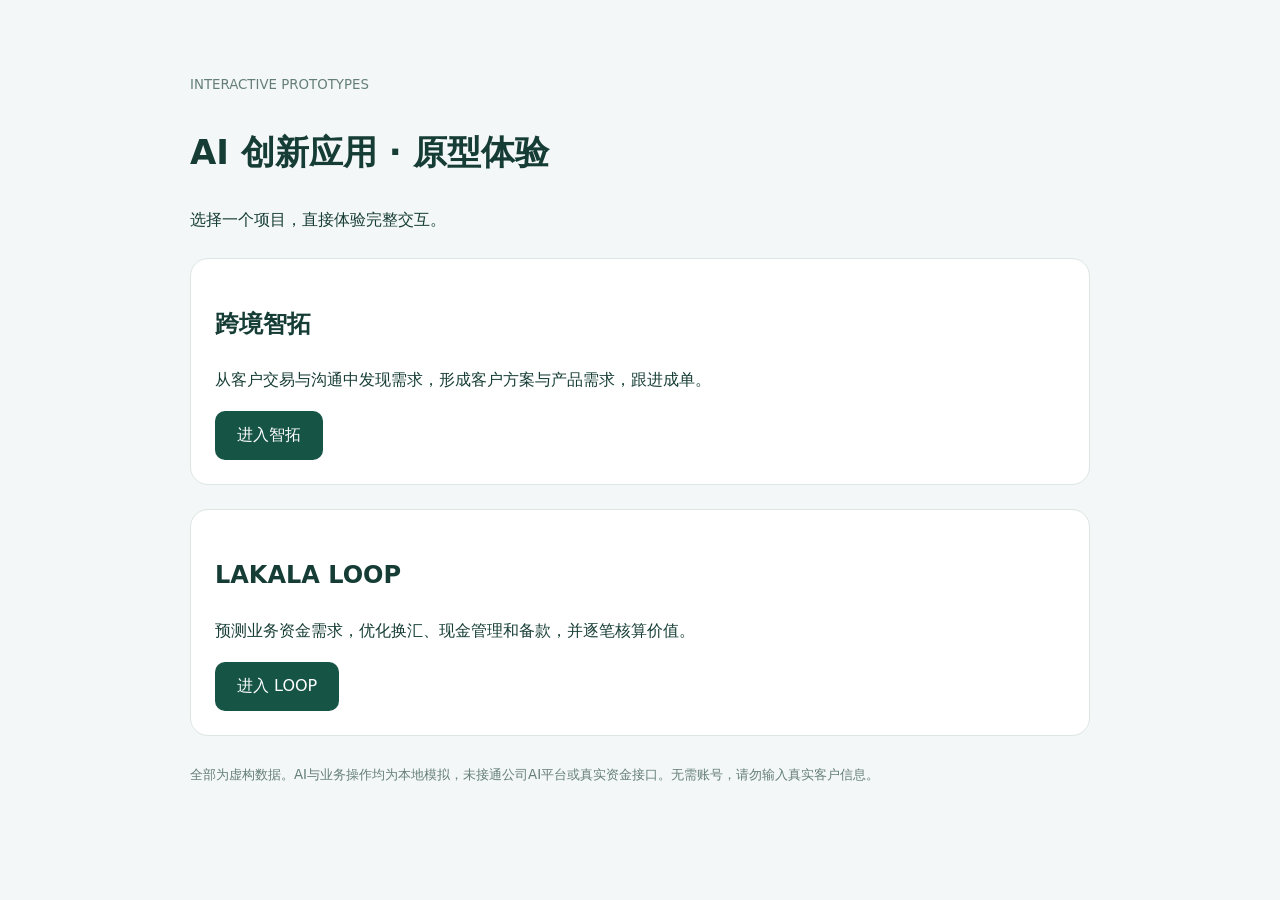
<file: index.html>
<!doctype html><html lang="zh-CN"><head><meta charset="utf-8"><meta name="viewport" content="width=device-width, initial-scale=1"><title>AI 创新应用 · 原型体验</title><style>body{margin:0;background:#f3f7f7;color:#163d35;font:16px/1.8 system-ui,"Microsoft YaHei",sans-serif}main{max-width:900px;padding:70px 24px;margin:auto}h1{font-size:34px}section{background:#fff;border:1px solid #dce6e2;border-radius:18px;padding:24px;margin:24px 0}a{display:inline-block;background:#165546;color:#fff;border-radius:10px;padding:10px 22px;text-decoration:none}small{color:#657f78}</style></head><body><main><small>INTERACTIVE PROTOTYPES</small><h1>AI 创新应用 · 原型体验</h1><p>选择一个项目，直接体验完整交互。</p><section><h2>跨境智拓</h2><p>从客户交易与沟通中发现需求，形成客户方案与产品需求，跟进成单。</p><a href="zhituo/">进入智拓</a></section><section><h2>LAKALA LOOP</h2><p>预测业务资金需求，优化换汇、现金管理和备款，并逐笔核算价值。</p><a href="loop/">进入 LOOP</a></section><small>全部为虚构数据。AI与业务操作均为本地模拟，未接通公司AI平台或真实资金接口。无需账号，请勿输入真实客户信息。</small></main></body></html>
</file>
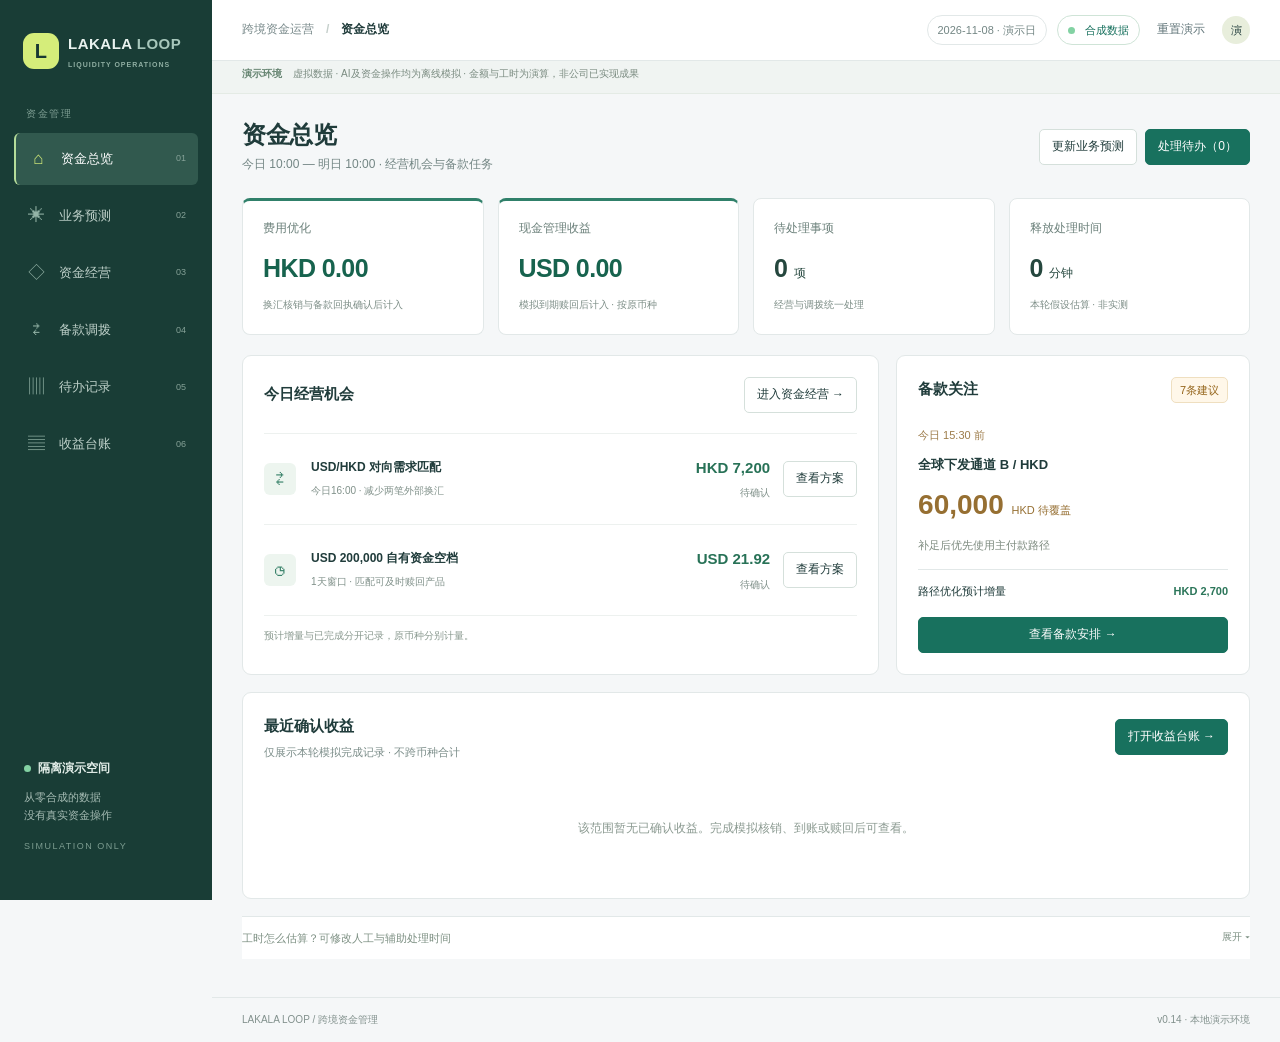
<file: loop/index.html>
<!doctype html>
<html lang="zh-CN">
<head>
  <meta charset="utf-8">
  <meta name="viewport" content="width=device-width, initial-scale=1">
  <meta name="description" content="LAKALA LOOP 从业务交易到分时备款建议的交互演示，全程合成数据。">
  <title>LAKALA LOOP · 跨境资金管理</title>
  <link rel="stylesheet" href="app.css">
  <link rel="stylesheet" href="loop-v02.css">
  <link rel="stylesheet" href="ops-v06.css">
  <link rel="stylesheet" href="loop-v07.css">
  <link rel="stylesheet" href="loop-v08.css">
  <link rel="stylesheet" href="loop-v10.css">
  <link rel="stylesheet" href="loop-v11.css">
  <link rel="stylesheet" href="loop-v12.css">
  <link rel="stylesheet" href="loop-v13.css">
</head>
<body>
  <div class="app">
    <aside class="rail">
      <a class="brand" href="#overview" aria-label="LAKALA LOOP 首页"><span class="brand-mark">L</span><span>LAKALA<span class="brand-soft"> LOOP</span><small>LIQUIDITY OPERATIONS</small></span></a>
      <div class="rail-label">资金管理</div>
      <nav id="sideNav" aria-label="主要页面"></nav>
      <div class="rail-foot"><i></i><b>隔离演示空间</b><p>从零合成的数据<br>没有真实资金操作</p><span>SIMULATION ONLY</span></div>
    </aside>
    <div class="main-column">
      <header class="topbar">
        <div class="crumb"><span>跨境资金运营</span><b>/</b><strong id="crumb">今日总览</strong></div>
        <div class="top-actions"><span class="date-pill">合成演示日 · 10:00</span><span class="sandbox-pill"><i></i> 合成数据</span><button id="resetButton" class="quiet">重置演示</button><span class="user-dot">演</span></div>
      </header>
      <div class="notice-strip"><span>演示环境</span> 虚拟数据 · AI及资金操作均为离线模拟 · 金额与工时为演算，非公司已实现成果</div>
      <main id="view" tabindex="-1"></main>
      <footer>LAKALA LOOP / 跨境资金管理　<span>v0.14 · 本地演示环境</span></footer>
    </div>
  </div>
  <div id="toast" role="status" aria-live="polite"></div>
  <script src="ops-v06.js"></script>
  <script src="loop-v02.js"></script>
  <script src="loop-v07.js"></script>
  <script src="loop-v08.js"></script>
  <script src="loop-v10.js"></script>
  <script src="loop-v11.js"></script>
  <script src="loop-v12.js"></script>
  <script src="loop-v13.js"></script>
</body>
</html>
</file>
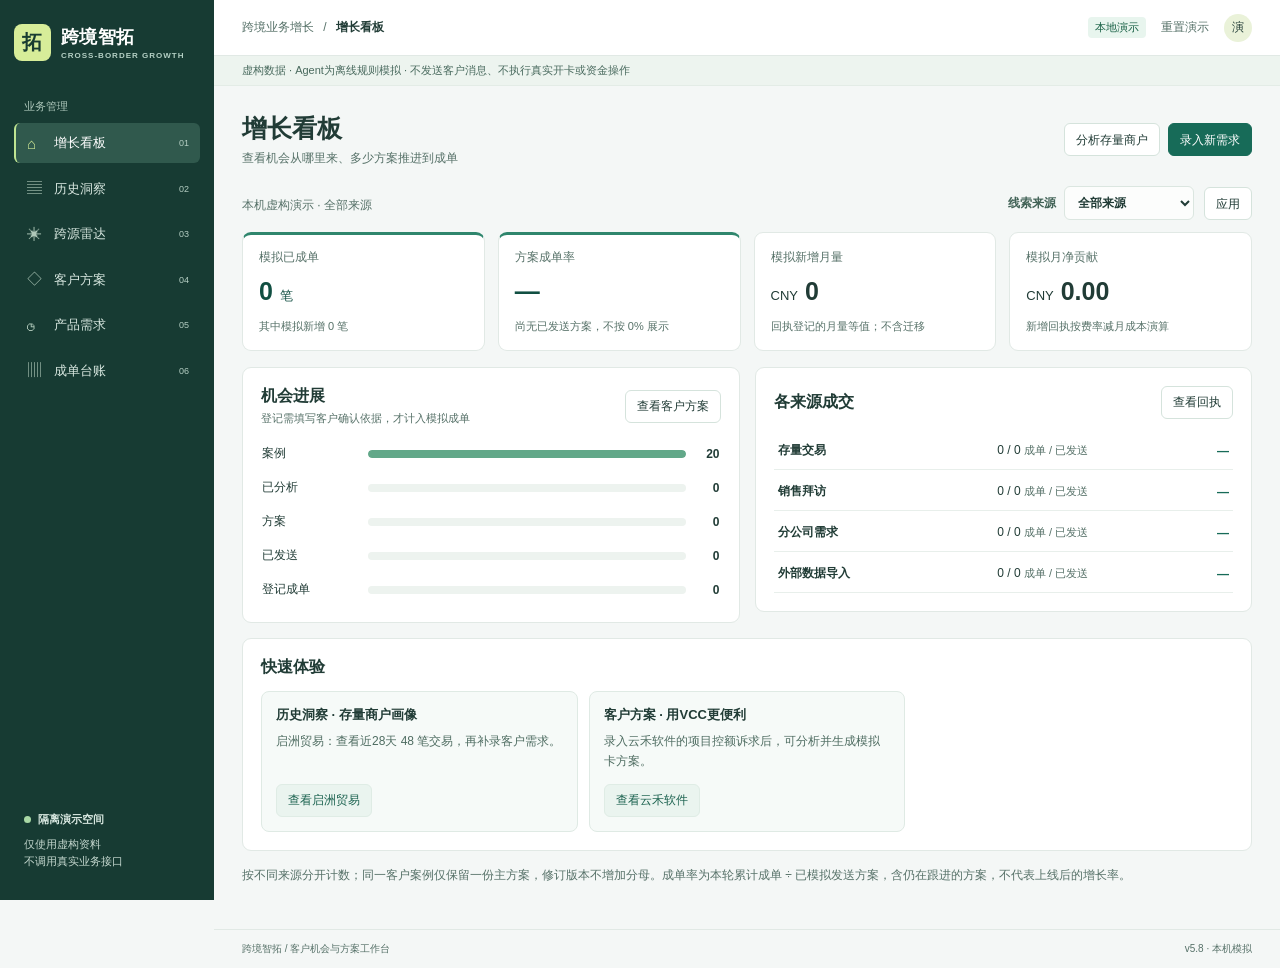
<file: zhituo/index.html>
<!doctype html>
<html lang="zh-CN">
<head>
 <meta charset="utf-8">
 <meta name="viewport" content="width=device-width, initial-scale=1">
 <meta name="description" content="跨境智拓，客户机会与方案工作台离线原型。">
 <title>跨境智拓 · 客户机会与方案工作台</title>
 <link rel="stylesheet" href="workbench.css">
 <link rel="stylesheet" href="opportunity.css">
 <script defer src="growth-data.js"></script>
 <script defer src="opportunity-engine.js"></script>
 <script defer src="opportunity-app.js"></script>
</head>
<body>
 <div class="shell">
  <aside class="rail">
   <a href="#overview" class="brand" aria-label="跨境智拓 首页"><span class="brand-mark">拓</span><span>跨境智拓<small>CROSS-BORDER GROWTH</small></span></a>
   <div class="nav-label">业务管理</div><nav id="nav" aria-label="主导航"></nav>
   <div class="rail-footer"><b><i></i> 隔离演示空间</b><small>仅使用虚构资料<br>不调用真实业务接口</small></div>
  </aside>
  <div class="workspace">
   <header class="topbar"><div class="crumb">跨境业务增长 <span>/</span> <b id="crumb">增长看板</b></div><div class="top-actions"><span class="badge green">本地演示</span><button class="quiet" type="button" data-action="reset">重置演示</button><span class="user-dot" title="演示操作员">演</span></div></header>
   <div class="global-note">虚构数据 · Agent为离线规则模拟 · 不发送客户消息、不执行真实开卡或资金操作</div>
   <main id="main"></main>
   <footer>跨境智拓 / 客户机会与方案工作台 <span>v5.8 · 本机模拟</span></footer>
  </div>
 </div>
 <dialog id="dialog" aria-labelledby="dialog-title"></dialog>
 <div id="toast" role="status" aria-live="polite"></div>
</body>
</html>
</file>
<file: loop/app.css>
:root{--ink:#132d32;--ink2:#334e52;--muted:#708285;--paper:#f3f5f2;--card:#fff;--line:#e0e7e4;--green:#13765f;--mint:#dff2e8;--lime:#d5ed7a;--amber:#bd7d22;--amber-bg:#fff4df;--red:#be574b;--red-bg:#fff0ee;--blue:#50779a;--dark:#15363a;--shadow:0 12px 32px #15363a0d}*{box-sizing:border-box}body{margin:0;background:var(--paper);color:var(--ink);font:14px/1.65 "Microsoft YaHei","Segoe UI",sans-serif}a{color:inherit;text-decoration:none}button,select{font:inherit;color:inherit}button{cursor:pointer}.app{min-height:100vh;display:grid;grid-template-columns:230px minmax(0,1fr)}.rail{background:var(--dark);color:#e9f2ef;padding:24px 17px 20px;display:flex;flex-direction:column;min-height:100vh;position:sticky;top:0;height:100vh}.brand{display:flex;align-items:center;gap:11px;font-size:18px;letter-spacing:1px;font-weight:800;padding:4px 9px 32px}.brand-mark{width:36px;height:36px;display:grid;place-items:center;border-radius:11px;background:var(--lime);color:#183832;font-size:20px}.brand-soft{color:#a7c7bb}.brand small{display:block;color:#8faea2;font-size:9px;letter-spacing:1.5px;margin-top:2px}.rail-label{font-size:10px;color:#7f9f94;letter-spacing:1.7px;padding:0 12px 10px}.side-nav{display:grid;gap:5px}.side-link{border:0;background:transparent;text-align:left;color:#bed0c9;border-radius:9px;padding:11px 12px;display:flex;align-items:center;gap:12px}.side-link .ico{width:21px;text-align:center;color:#94b4a7;font-size:17px}.side-link.active{background:#28574e;color:white}.side-link.active .ico{color:var(--lime)}.side-link .num{font-size:9px;color:#86a298;margin-left:auto}.rail-foot{margin-top:auto;border:1px solid #ffffff1c;border-radius:12px;padding:14px 13px;color:#a6bcb4}.rail-foot i,.sandbox-pill i,.live i{display:inline-block;width:7px;height:7px;background:#83d2a3;border-radius:50%;margin-right:7px}.rail-foot b{font-size:12px;color:#e2ede8}.rail-foot p{font-size:11px;line-height:1.7;margin:8px 0}.rail-foot span{font-size:9px;letter-spacing:1.5px;color:#7d9d91}.main-column{min-width:0}.topbar{height:61px;border-bottom:1px solid var(--line);background:#ffffffd9;display:flex;justify-content:space-between;align-items:center;padding:0 32px;gap:16px}.crumb{display:flex;gap:12px;align-items:center;color:#78898a;font-size:12px}.crumb b{color:#c5cfcb}.crumb strong{color:var(--ink);font-weight:650}.top-actions{display:flex;align-items:center;gap:10px}.date-pill,.sandbox-pill{font-size:11px;color:var(--muted);border:1px solid var(--line);border-radius:99px;padding:5px 10px;background:#fff}.sandbox-pill{color:var(--green);border-color:#cfe4d7}.quiet{background:transparent;border:0;color:#617579;font-size:12px;padding:7px}.user-dot{width:28px;height:28px;border-radius:50%;background:#e8eedc;display:grid;place-items:center;font-size:11px}.notice-strip{height:auto;min-height:33px;padding:6px 32px;background:#faf5e9;color:#716349;font-size:11px;border-bottom:1px solid #eee5d4}.notice-strip span{font-weight:750;color:#967038;margin-right:8px}main{max-width:1550px;margin:auto;padding:31px 34px 56px;min-height:calc(100vh - 120px)}footer{border-top:1px solid var(--line);padding:17px 34px;color:#82918d;font-size:10px;display:flex;justify-content:space-between;gap:10px;max-width:1550px;margin:auto}.page-head{display:flex;justify-content:space-between;align-items:flex-end;gap:20px;margin-bottom:23px}.eyebrow{font-size:10px;letter-spacing:1.4px;color:#618478;font-weight:800;margin:0 0 6px}.page-head h1{font-size:26px;line-height:1.3;margin:0;letter-spacing:-.4px}.subtitle{font-size:12px;color:var(--muted);margin:6px 0 0}.head-actions{display:flex;gap:8px;align-items:center;flex-wrap:wrap}.btn{border:1px solid #d5e0db;background:white;border-radius:8px;padding:8px 12px;font-size:12px}.btn:hover{border-color:#93b9a4;background:#fafffb}.btn.primary{background:var(--green);border-color:var(--green);color:white}.btn.primary:hover{background:#0e634f}.btn.dark{background:#183e3c;color:#fff;border-color:#183e3c}.btn.warn{color:#875615;border-color:#e8ce9e;background:#fffaf1}.btn:disabled{opacity:.45;cursor:not-allowed}.link-btn{border:0;background:none;color:var(--green);font-size:11px;padding:5px}.chip{display:inline-flex;border:1px solid var(--line);background:#fff;color:#6c7e7b;border-radius:99px;padding:3px 8px;font-size:10px;white-space:nowrap}.chip.green{color:#287552;background:#edf8f0;border-color:#cfe8d6}.chip.amber{color:#95651b;background:#fff7e9;border-color:#efdfc0}.chip.red{color:#ac4b41;background:#fff0ef;border-color:#f0d0ce}.chip.blue{color:#456987;background:#eef5fa;border-color:#d7e4ee}.grid{display:grid;gap:15px}.kpis{grid-template-columns:repeat(4,minmax(0,1fr));margin-bottom:17px}.kpi{background:var(--card);border:1px solid var(--line);border-radius:12px;padding:16px 18px;box-shadow:var(--shadow);min-width:0}.kpi-top{display:flex;justify-content:space-between;gap:8px;align-items:center;color:#70817e;font-size:11px}.kpi-value{display:block;font-size:25px;font-weight:750;letter-spacing:-.7px;margin:8px 0 2px;color:#193d39}.kpi-foot{font-size:10px;color:#83918d}.kpi-mark{width:27px;height:27px;border-radius:8px;background:#edf5ec;display:grid;place-items:center;color:#398569}.two-col{grid-template-columns:minmax(0,1.25fr) minmax(300px,.75fr);margin-bottom:16px}.panel{background:var(--card);border:1px solid var(--line);border-radius:12px;padding:18px 19px;box-shadow:var(--shadow);min-width:0}.panel-head{display:flex;justify-content:space-between;align-items:flex-start;gap:12px;margin-bottom:14px}.panel-title{font-weight:700;font-size:14px;margin:0}.panel-sub{font-size:10px;color:var(--muted);margin:3px 0 0}.mini-action{font-size:10px;color:var(--green)}.ledger{display:grid;gap:9px}.ledger-line{display:grid;grid-template-columns:1fr 110px;align-items:center;gap:13px}.ledger-name{font-size:11px;color:#536967}.ledger-name small{display:block;color:#91a09c;font-size:9px}.ledger-value{text-align:right;font-size:12px;font-weight:650}.ledger-line.deduct .ledger-value{color:#a46539}.ledger-line.total{border-top:1px solid var(--line);padding-top:10px;margin-top:2px}.ledger-line.total .ledger-value{color:var(--green);font-size:15px}.ledger-bar{height:4px;background:#edf1ee;border-radius:9px;overflow:hidden;margin-top:4px}.ledger-bar i{display:block;height:100%;background:#6eaa86;border-radius:9px}.event-card{border:1px solid #eddcba;background:#fffaf1;border-radius:10px;padding:14px;margin-bottom:12px}.event-top{display:flex;justify-content:space-between;align-items:center;gap:8px}.event-title{font-weight:700;font-size:12px}.event-card p{font-size:11px;color:#665c4b;margin:9px 0}.event-evidence{font-size:10px;color:#8b7957;border-top:1px solid #f0e6d3;padding-top:8px}.event-foot{display:flex;justify-content:space-between;align-items:center;margin-top:10px}.section-bar{display:flex;justify-content:space-between;align-items:end;gap:15px;margin:26px 0 12px}.section-bar h2{font-size:15px;margin:0}.section-bar p{font-size:10px;color:var(--muted);margin:3px 0 0}.pool-grid{grid-template-columns:repeat(3,minmax(0,1fr))}.pool-card{background:#fff;border:1px solid var(--line);border-radius:11px;padding:14px}.pool-top{display:flex;justify-content:space-between;align-items:center}.currency{font-size:13px;font-weight:750}.pool-name{font-size:10px;color:var(--muted);margin-top:7px}.pool-available{font-size:20px;font-weight:750;margin:11px 0 0}.pool-note{font-size:9px;color:#82918d}.pool-card.future{background:#fbfcfa}.table-wrap{border:1px solid var(--line);border-radius:10px;overflow:auto;background:white}table{width:100%;border-collapse:collapse;font-size:11px}th{text-align:left;padding:11px 12px;color:#687d79;background:#f6f8f6;font-weight:650;white-space:nowrap;border-bottom:1px solid var(--line)}td{padding:11px 12px;border-bottom:1px solid #edf0ed;vertical-align:middle;color:#304c49}tbody tr:last-child td{border-bottom:0}td small{display:block;font-size:9px;color:#87948f;margin-top:2px}.amount{font-variant-numeric:tabular-nums;font-weight:650;white-space:nowrap}.task-type{font-size:9px;color:#64817a}.bottom-grid{grid-template-columns:1.05fr .95fr;margin-top:16px}.channel-row{display:grid;grid-template-columns:30px 1fr 92px;gap:10px;align-items:center;padding:11px 0;border-bottom:1px solid #edf0ed}.channel-row:last-child{border:0}.channel-icon{width:27px;height:27px;border-radius:8px;background:#edf5ef;display:grid;place-items:center;color:var(--green);font-size:11px}.channel-name{font-size:11px;font-weight:650}.channel-name small{display:block;font-size:9px;font-weight:400;color:#85938e}.capacity{text-align:right;font-size:10px;color:#617570}.capacity b{font-size:12px;color:#2d544a}.notice-layout{display:grid;grid-template-columns:minmax(0,1.03fr) minmax(330px,.97fr);gap:17px;align-items:start}.source-note{background:#182f35;color:#edf4f1;padding:19px;border-radius:12px;position:relative}.source-note .eyebrow{color:#9bc8b5}.source-note blockquote{font-size:16px;line-height:1.9;margin:18px 0;color:#f4f2e9}.source-meta{display:flex;flex-wrap:wrap;gap:13px;color:#aabbb5;font-size:10px;border-top:1px solid #ffffff25;padding-top:10px}.agent-panel{background:#fff;border:1px solid var(--line);border-radius:12px;padding:19px}.agent-title{display:flex;align-items:center;gap:10px}.agent-orb{width:32px;height:32px;background:#e5f3ea;color:#22765c;border-radius:10px;display:grid;place-items:center;font-weight:800}.agent-title strong{display:block;font-size:13px}.agent-title small{font-size:9px;color:#83928c}.agent-summary{font-size:12px;color:#405c54;line-height:1.8;margin:14px 0}.extract-row{display:grid;grid-template-columns:95px 1fr;gap:8px;padding:8px 0;border-top:1px solid #eef1ee;font-size:10px}.extract-row span{color:#80908a}.extract-row b{font-weight:600}.ask-box{padding:12px;background:#fff7e8;border-radius:9px;color:#765c31;font-size:11px;margin-top:13px}.quote-ref{font-size:9px;color:#83918d;margin-top:12px}.select-scenario{border:1px solid #d6e1db;background:#fff;border-radius:7px;padding:8px 10px;font-size:11px}.status-flow{display:flex;gap:0;margin:18px 0 20px;overflow:auto}.status-step{flex:1;min-width:115px;border-top:2px solid #d9e3dd;padding:10px 10px 0;font-size:10px;color:#82908c}.status-step.active{border-color:var(--green);color:#275c48}.status-step b{display:block;color:#344f49;font-size:10px;margin-bottom:3px}.compare-grid{display:grid;grid-template-columns:repeat(3,minmax(0,1fr));gap:12px}.compare-card{border:1px solid var(--line);border-radius:10px;padding:15px;background:#fff;min-width:0}.compare-card.recommended{border-color:#79aa89;background:#f8fcf7}.compare-label{font-size:9px;color:#768782;letter-spacing:.7px}.compare-card h3{font-size:13px;margin:7px 0}.compare-metric{font-size:21px;font-weight:750;color:#264e43}.compare-card p{font-size:10px;line-height:1.7;color:#677b74;margin:6px 0}.decision-note{border-left:3px solid var(--green);padding:11px 14px;background:#f0f7f1;color:#3d5f50;border-radius:0 7px 7px 0;font-size:11px;margin-top:13px}.decision-note.warning{border-color:#c38d38;background:#fff8e9;color:#745e36}.task-row-risk{background:#fffaf0}.impact{font-size:9px;color:#a36e26}.approved-stamp{font-size:10px;color:#247653;background:#ecf8ef;padding:5px 8px;border-radius:6px}.run-controls{display:flex;gap:11px;align-items:end;flex-wrap:wrap;padding:14px;background:#f7f9f6;border-radius:9px;margin-top:14px}.field{display:grid;gap:5px;font-size:10px;color:#6b7d76}.field select{border:1px solid #d9e2dc;background:white;border-radius:7px;padding:8px 10px;min-width:150px;font-size:11px}.timeline{display:grid;margin:14px 0}.log-item{display:grid;grid-template-columns:70px 18px 1fr;gap:8px;min-height:48px;font-size:10px}.log-time{color:#89958e}.log-dot{position:relative}.log-dot:before{content:"";display:block;width:8px;height:8px;border-radius:50%;background:#72a987;margin-top:6px}.log-dot:after{content:"";position:absolute;left:3px;top:17px;bottom:-2px;border-left:1px solid #d9e4dc}.log-item:last-child .log-dot:after{display:none}.log-copy b{display:block;color:#344e47;font-size:10px}.log-copy small{display:block;font-size:9px;color:#86938c}.empty{color:#89948e;font-size:11px;padding:18px;text-align:center}.insight-grid{display:grid;grid-template-columns:1.15fr .85fr;gap:15px}.chart-row{display:grid;grid-template-columns:90px 1fr 35px;gap:8px;align-items:center;margin:13px 0;font-size:10px}.chart-bar{height:8px;background:#edf2ee;border-radius:99px;overflow:hidden}.chart-bar i{height:100%;display:block;background:#579578;border-radius:99px}.chart-row:nth-child(3) .chart-bar i{background:#d0a85e}.chart-row:nth-child(4) .chart-bar i{background:#8fa8bc}.chart-row:nth-child(5) .chart-bar i{background:#b5c2ba}.chart-count{text-align:right;color:#596d65}.metric-list{display:grid}.metric-list div{display:flex;justify-content:space-between;padding:10px 0;border-bottom:1px solid #edf1ed;font-size:10px;color:#667b72}.metric-list b{font-size:12px;color:#244c41}.case-detail{border-top:1px solid var(--line);padding:13px 0}.case-detail summary{cursor:pointer;font-size:11px;color:#386951;font-weight:650}.case-detail p{font-size:10px;color:#65766e}.guardrail{font-size:10px;color:#778680;border-top:1px solid var(--line);padding-top:12px;margin-top:15px}.toggle-row{display:flex;flex-wrap:wrap;gap:8px}.pill-button{border:1px solid var(--line);background:#fff;border-radius:99px;padding:7px 11px;font-size:10px}.pill-button.selected{background:#e8f4eb;color:#23694f;border-color:#b9d6c1}#toast{position:fixed;bottom:25px;left:50%;transform:translateX(-50%);background:#173b35;color:#fff;border-radius:9px;padding:10px 16px;font-size:12px;box-shadow:0 8px 24px #0002;opacity:0;pointer-events:none;transition:opacity .2s;z-index:60}#toast.show{opacity:1}.subline{border-top:1px solid #edf1ed;margin:14px 0}.badge-letter{display:inline-grid;place-items:center;width:19px;height:19px;border-radius:6px;background:#eaf3ed;color:#3b775d;font-size:10px;font-weight:800;margin-right:6px}.kpi.warn .kpi-value{color:#a66d21}.kpi.danger .kpi-value{color:#ac544c}.pool-card .chip{margin-top:7px}.small-note{font-size:9px;color:#87938f;margin-top:9px}.recommend-card{background:#f2f8ef;border:1px solid #deead8;border-radius:10px;padding:15px;margin-top:13px;font-size:11px;color:#48614f}.recommend-card strong{display:block;font-size:12px;color:#244d3d;margin-bottom:5px}.control-list{display:grid;grid-template-columns:repeat(3,1fr);gap:10px;margin-top:14px}.control-list div{background:#f7f9f6;border-radius:8px;padding:11px}.control-list b{display:block;font-size:11px}.control-list small{font-size:9px;color:#7d8b85}@media(max-width:1100px){.app{grid-template-columns:190px minmax(0,1fr)}main{padding:25px 22px}.topbar{padding:0 22px}.notice-strip{padding:6px 22px}.kpis{grid-template-columns:repeat(2,1fr)}.two-col,.notice-layout,.insight-grid{grid-template-columns:1fr}.pool-grid{grid-template-columns:repeat(2,1fr)}}@media(max-width:740px){.app{display:block}.rail{position:relative;height:auto;min-height:0;padding:12px 13px}.brand{padding:0 5px 12px}.rail-label,.rail-foot{display:none}.side-nav{display:flex;overflow:auto;gap:4px}.side-link{white-space:nowrap;padding:8px 10px;font-size:11px}.side-link .num{display:none}.topbar{height:auto;min-height:52px;padding:9px 13px}.date-pill{display:none}.notice-strip{padding:7px 13px;line-height:1.5}.top-actions{gap:5px}.crumb{gap:7px;font-size:10px}.quiet{font-size:10px}.user-dot{display:none}main{padding:20px 13px 35px;min-height:0}.page-head{align-items:flex-start;flex-direction:column}.page-head h1{font-size:22px}.head-actions{width:100%}.kpis{gap:8px}.kpi{padding:12px}.kpi-value{font-size:21px}.two-col,.bottom-grid,.insight-grid{grid-template-columns:1fr}.pool-grid{grid-template-columns:1fr 1fr;gap:8px}.pool-card{padding:11px}.compare-grid{grid-template-columns:1fr}.flow{overflow:auto}.control-list{grid-template-columns:1fr}.panel{padding:14px}.table-wrap{margin:10px -2px}table{min-width:640px}footer{padding:13px;display:block;font-size:9px}footer span{display:block;margin-top:4px}.status-flow{margin:12px 0}.status-step{min-width:90px}.notice-layout{gap:10px}.source-note blockquote{font-size:14px}.ledger-line{grid-template-columns:1fr 95px}}@media(prefers-reduced-motion:reduce){*{scroll-behavior:auto!important;transition:none!important}}
</file>
<file: loop/loop-v02.css>
.hero-loop{background:linear-gradient(115deg,#133b3d,#1d6558);color:#fff;border-radius:15px;padding:29px 34px;display:grid;grid-template-columns:minmax(0,1fr) 255px;gap:28px;margin-bottom:19px;position:relative;overflow:hidden}
.hero-loop:after{content:"";position:absolute;width:250px;height:250px;border:34px solid #ffffff0b;border-radius:50%;right:-95px;top:-145px;pointer-events:none}
.hero-loop h2{font-size:25px;line-height:1.55;letter-spacing:-.4px;margin:10px 0;color:#f4faf6}.hero-loop p{font-size:11px;line-height:1.9;color:#c7e0d6;max-width:700px;margin:0}.hero-kicker{color:#cce886;font-size:10px;font-weight:800;letter-spacing:1.2px}
.hero-visual{display:grid;grid-template-columns:1fr 20px;align-content:center;gap:9px;z-index:1}.hero-visual span{background:#ffffff19;border:1px solid #ffffff36;border-radius:8px;padding:7px 11px;font-size:11px}.hero-visual b{color:#c9ec88;text-align:center}.hero-visual span:last-child{background:#d5ed7a;color:#173a35;font-weight:750}
.flow-ribbon{display:flex;align-items:center;gap:8px;margin:0 0 18px}.flow-ribbon>div{background:#fff;border:1px solid var(--line);border-radius:10px;min-width:0;flex:1;padding:12px 14px;display:flex;align-items:center;gap:10px}.flow-ribbon>div.highlight{background:#eaf5e9;border-color:#b8d7be}.flow-ribbon b{width:23px;height:23px;background:#e2f1e5;color:#36795a;border-radius:6px;display:grid;place-items:center;font-size:10px}.flow-ribbon span{font-size:11px;font-weight:700}.flow-ribbon small{display:block;color:#84948d;font-size:9px;font-weight:400}.flow-ribbon i{color:#88a99a;font-style:normal}
.stale-banner{background:#fff2dd;border:1px solid #edca8b;color:#805823;padding:10px 14px;border-radius:9px;margin:0 0 15px;font-size:11px}
.panel-actions{display:flex;justify-content:flex-end;margin-top:14px}.insight-list{display:grid;gap:7px;margin:14px 0}.insight-list>div{display:flex;gap:10px;align-items:flex-start;border-bottom:1px solid #edf1ed;padding:9px 0}.insight-list p{margin:0}.insight-list b{display:block;font-size:11px}.insight-list small{display:block;font-size:10px;color:#7b8e85;line-height:1.6;margin-top:3px}.insight-icon,.channel-letter{display:grid;place-items:center;flex:none;width:27px;height:27px;background:#e3f2e5;border-radius:8px;color:#27805e;font-size:11px;font-weight:800}
.channel-card h3{font-size:14px;margin:10px 0 2px}.channel-card p{font-size:10px;color:#6e8078;margin:0 0 12px}.channel-card>small{font-size:9px;color:#86948c}.mini-balances{display:flex;gap:8px;flex-wrap:wrap;margin:10px 0}.mini-balances div{background:#f7f9f6;border:1px solid #edf1ed;border-radius:7px;padding:8px 10px;min-width:84px}.mini-balances span{display:block;font-size:9px;color:#769084}.mini-balances b{display:block;font-size:14px;color:#245b49}.mini-balances small{font-size:8px;color:#96a29a}.strong-amount{color:#146c51!important;font-weight:800}.strong-amount small{color:#418168!important}
.scenario-controls{display:flex;align-items:end;gap:13px;flex-wrap:wrap}.scenario-controls label{font-size:10px;color:#74877d;display:grid;gap:5px}.scenario-controls select{border:1px solid #d8e3dc;border-radius:7px;background:#fff;padding:8px 10px;min-width:170px;font-size:11px}.scenario-controls p{font-size:10px;color:#7a8b81;max-width:320px;margin:0}.sample-grid{grid-template-columns:repeat(3,minmax(0,1fr))}.sample-card{background:#fff;border:1px solid var(--line);border-radius:10px;min-width:0}.sample-card summary{display:grid;gap:2px;padding:13px;cursor:pointer;list-style:none}.sample-card summary::-webkit-details-marker{display:none}.sample-product{font-size:9px;color:#258064;font-weight:700}.sample-card summary b{font-size:11px}.sample-card summary small{color:#88a397;font-size:9px}.sample-card>div{padding:0 13px 12px}.sample-card p{font-size:10px;color:#5f776b;line-height:1.65}.source-id{font-size:9px;color:#96a59b}
.receipt-grid{grid-template-columns:repeat(3,minmax(0,1fr))}.receipt-card strong{display:block;font-size:19px;color:#225947}.receipt-card p{font-size:11px;color:#64786d}.receipt-card>small{font-size:9px;color:#929e96}
.time-grid{display:grid;grid-template-columns:repeat(3,minmax(0,1fr));gap:12px}.time-column{border:1px solid #dce8dc;background:#f7faf6;border-radius:10px;padding:12px;min-height:120px}.time-head{border-bottom:1px solid #dfe9dd;padding-bottom:8px;margin-bottom:8px}.time-head b{display:block;font-size:12px}.time-head small{font-size:9px;color:#809286}.time-node{display:grid;grid-template-columns:1fr auto;gap:1px 7px;border:1px solid #d5e8d7;background:#fff;padding:8px 10px;border-radius:7px;margin:7px 0}.time-node span{font-size:9px;color:#658372}.time-node b{font-size:13px;color:#206950}.time-node small{font-size:9px;color:#91a094;grid-column:1 / -1}
.recommendations{display:grid;gap:11px;margin-bottom:16px}.recommendation{background:#fff;border:1px solid var(--line);border-left:4px solid #70ad82;border-radius:10px;padding:16px}.recommendation-top{display:flex;align-items:center;justify-content:space-between;gap:15px}.recommendation-top h3{font-size:15px;margin:3px 0}.recommendation-top strong{font-size:22px;color:#1e684e;white-space:nowrap}.reason-grid{display:grid;grid-template-columns:repeat(3,minmax(0,1fr));gap:9px;margin:12px 0}.reason-grid div{background:#f7f9f6;padding:10px;border-radius:7px}.reason-grid span{display:block;font-size:9px;color:#82928a}.reason-grid b{display:block;font-size:10px;font-weight:550;color:#415d50;line-height:1.7;margin-top:4px}.recommendation-foot{display:flex;align-items:center;gap:10px;flex-wrap:wrap}.recommendation-foot small{font-size:9px;color:#89988f;margin-right:auto}.todo-list{display:grid;gap:10px;margin:13px 0}.todo-list>div{display:grid;grid-template-columns:1fr auto;gap:2px;border-bottom:1px solid #edf1ed;padding:8px 0}.todo-list b{font-size:10px}.todo-list span{font-size:12px;color:#21694f;font-weight:750}.todo-list small{font-size:9px;color:#87958e;grid-column:1 / -1}
@media(max-width:1150px){.hero-loop{grid-template-columns:1fr}.hero-visual{grid-template-columns:repeat(5,auto);justify-content:start;align-items:center}.sample-grid,.receipt-grid{grid-template-columns:repeat(2,minmax(0,1fr))}}
@media(max-width:740px){.hero-loop{padding:20px}.hero-loop h2{font-size:20px}.flow-ribbon{display:grid}.flow-ribbon>i{display:none}.sample-grid,.receipt-grid,.time-grid,.reason-grid{grid-template-columns:1fr}.recommendation-top{align-items:flex-start}.recommendation-top strong{font-size:17px}.hero-visual{display:none}}
.flow-table td,.flow-table th{white-space:nowrap}.flow-table td:last-child{white-space:normal;min-width:180px}.flow-table .amount{font-variant-numeric:tabular-nums}.merchant-link summary{cursor:pointer;color:#176d52;font-weight:700;font-size:10px}.merchant-link ul{padding-left:15px;margin:7px 0;max-width:260px}.merchant-link li{font-size:10px;line-height:1.6;margin:5px 0}.merchant-link li small{display:block;color:#82918a;font-size:9px}.merchant-link>small{color:#87958c}
.fx-bridge{display:grid;grid-template-columns:185px 1fr;gap:8px 14px;background:#eef7ee;border-left:3px solid #67aa7b;padding:13px;margin-top:14px;border-radius:0 9px 9px 0}.fx-bridge b{font-size:11px;color:#225d45}.fx-bridge span{font-size:11px;color:#385d49}.fx-bridge small{grid-column:2;color:#74897b;font-size:9px}
.event-form{display:grid;grid-template-columns:repeat(4,minmax(0,1fr));gap:11px;align-items:end}.event-form label{display:grid;gap:5px;color:#6d8176;font-size:10px}.event-form select,.event-form input{width:100%;border:1px solid #d6e1da;border-radius:7px;background:#fff;padding:8px 9px;min-width:0;font-size:11px}.event-form .btn{height:35px}.added-events{border-top:1px solid var(--line);padding-top:11px;margin-top:12px;display:flex;align-items:center;gap:7px;flex-wrap:wrap}.added-events b{font-size:10px}.added-events span{font-size:9px;border-radius:99px;background:#edf5ee;color:#356e52;padding:4px 8px}
.idle-panel{margin-top:16px}.idle-grid{display:grid;grid-template-columns:repeat(4,minmax(0,1fr));gap:10px}.idle-grid article{border:1px solid #d6e9d9;background:#f8fbf7;border-radius:9px;padding:12px}.idle-grid span{font-size:10px;color:#63836e}.idle-grid strong{font-size:17px;display:block;color:#1f694c;margin:7px 0}.idle-grid small{display:block;color:#7a8d80;font-size:9px;line-height:1.6}
@media(max-width:1100px){.event-form{grid-template-columns:repeat(3,minmax(0,1fr))}.idle-grid{grid-template-columns:repeat(2,minmax(0,1fr))}.fx-bridge{grid-template-columns:1fr}.fx-bridge small{grid-column:1}}
@media(max-width:740px){.event-form,.idle-grid{grid-template-columns:1fr}.flow-table{min-width:760px}}
.flow-view-controls{display:flex;align-items:center;justify-content:space-between;gap:16px;margin:13px 0 15px}.flow-view-controls>div:first-child{display:grid;gap:4px}.flow-view-controls b{font-size:12px;color:#244f3d}.flow-view-controls small{font-size:10px;color:#7c8e82}.flow-view-tabs,.entry-tabs{display:flex;gap:3px;background:#eef4ee;padding:3px;border-radius:9px}.flow-view-tabs button,.entry-tabs button{border:0;background:transparent;color:#607c68;border-radius:7px;padding:8px 12px;white-space:nowrap;font-size:11px;font-weight:700;cursor:pointer}.flow-view-tabs button.selected,.entry-tabs button.selected{background:#fff;color:#17684b;box-shadow:0 1px 5px #255d391c}
.flow-summary-list{display:grid;grid-template-columns:repeat(2,minmax(0,1fr));gap:10px;align-items:start}.flow-summary-card{min-width:0;background:#fff;border:1px solid #dce9de;border-radius:10px;overflow:hidden}.flow-summary-card[open]{border-color:#83b696;box-shadow:0 7px 20px #2d6c3d10}.flow-summary-card>summary{list-style:none;cursor:pointer;display:grid;grid-template-columns:1fr auto;gap:8px 12px;align-items:center;padding:13px 14px}.flow-summary-card>summary::-webkit-details-marker{display:none}.flow-summary-name{display:grid;gap:2px}.flow-summary-name strong{font-size:15px;color:#1d5340}.flow-summary-name small{font-size:9px;color:#7f9585}.flow-summary-card>summary>i{font-style:normal;color:#4b9067;font-size:9px;white-space:nowrap;align-self:start}.flow-summary-card[open]>summary>i{color:#17684b}.flow-summary-numbers{grid-column:1/-1;display:grid;grid-template-columns:repeat(3,minmax(0,1fr));gap:5px}.flow-summary-numbers span{display:grid;gap:4px;font-size:9px;color:#789082;background:#f5f9f4;border-radius:6px;padding:7px 8px}.flow-summary-numbers b{font-variant-numeric:tabular-nums;font-size:14px}.flow-in{color:#17825b!important}.flow-out{color:#b46835!important}.flow-product-currencies{grid-column:1/-1;display:flex;gap:5px;flex-wrap:wrap}.flow-product-currencies span{padding:4px 7px;background:#eef5ee;color:#317555;font-size:9px;font-weight:750;border-radius:5px}.flow-breakdown{border-top:1px solid #e5efe5;background:#fbfdfa;padding:4px 14px 10px}.flow-detail-row{display:grid;grid-template-columns:1.25fr 1fr 1fr 1fr;gap:5px 8px;align-items:center;padding:10px 0;border-bottom:1px solid #e9f0e8;font-size:10px}.flow-detail-row:last-child{border-bottom:0}.flow-detail-row>b{font-size:11px;color:#285b40}.flow-detail-row>span{font-variant-numeric:tabular-nums;white-space:nowrap}.flow-detail-row .merchant-link{grid-column:1/-1}.flow-detail-row .merchant-link ul{max-width:none;display:grid;grid-template-columns:repeat(2,minmax(0,1fr));gap:2px 10px}.flow-net{color:#566e5d}
.entry-tabs{width:max-content;max-width:100%;margin-bottom:8px}.entry-explain{color:#637c6c;font-size:10px;margin:4px 0 15px}.line-form{display:flex;align-items:end;gap:12px;flex-wrap:wrap}.line-form label{display:grid;gap:5px;font-size:10px;color:#6d8176;min-width:185px}.line-form select,.line-form input{border:1px solid #d6e1da;border-radius:7px;background:#fff;padding:8px 9px;font-size:11px;min-height:35px}.line-form label small{color:#9ca9a0;font-size:9px}.line-form .btn{min-height:35px}.line-impact{background:#f5f9f3;border-left:3px solid #91be7b;margin:13px 0;padding:9px 12px;border-radius:0 7px 7px 0}.line-impact b{font-size:10px;color:#386648}.line-impact p{font-size:10px;color:#75877a;line-height:1.7;margin:4px 0 0}.current-inputs{border-top:1px solid var(--line);padding-top:12px;margin-top:14px;display:flex;align-items:center;gap:6px;flex-wrap:wrap}.current-inputs b{font-size:10px;color:#54745a;margin-right:3px}.current-inputs span{font-size:9px;background:#eef5ee;border-radius:20px;padding:5px 8px;color:#497558}
@media(max-width:1050px){.flow-summary-list{grid-template-columns:1fr}.flow-view-controls{align-items:flex-start;flex-direction:column}}
@media(max-width:740px){.flow-summary-numbers{grid-template-columns:repeat(3,minmax(0,1fr))}.flow-summary-numbers b{font-size:12px}.flow-detail-row{grid-template-columns:repeat(2,minmax(0,1fr))}.flow-detail-row>b{grid-column:1/-1}.flow-detail-row .merchant-link ul{grid-template-columns:1fr}.entry-tabs{width:100%}.entry-tabs button{flex:1;white-space:normal}.line-form{display:grid}.line-form label{min-width:0}}
.value-preview{display:grid;grid-template-columns:minmax(0,1fr) auto auto;align-items:center;gap:22px;margin:18px 0;background:linear-gradient(115deg,#173e38,#236958);border:1px solid #367c65;border-radius:13px;color:#fff;padding:20px 24px}.value-preview h2{font-size:19px;margin:5px 0 7px;color:#fff}.value-preview p{font-size:10px;line-height:1.75;color:#d4e8dc;margin:0;max-width:750px}.value-preview .eyebrow{color:#d4ec8a}.value-preview-number{display:grid;gap:3px}.value-preview-number span,.value-preview-number small{font-size:9px;color:#d9e8dd}.value-preview-number strong{font-size:30px;letter-spacing:-1px;color:#dff398}.value-preview .btn{white-space:nowrap}
.value-hero{display:grid;grid-template-columns:minmax(0,1fr) 230px;gap:18px;align-items:center;background:#153d38;color:#fff;border-radius:13px;padding:24px;margin-bottom:16px}.value-hero span,.value-hero small{font-size:10px;color:#ceea9e}.value-hero h2{font-size:22px;line-height:1.5;color:#fff;margin:8px 0}.value-hero h2 i{font-style:normal;color:#cce686}.value-hero p{font-size:10px;line-height:1.8;color:#cfe0d3;margin:0}.value-hero>div:last-child{border-left:1px solid #ffffff30;padding-left:18px;display:grid;gap:5px}.value-hero strong{font-size:32px;color:#dcef91}.value-hero em{font-size:9px;color:#d0e2d4;font-style:normal}
.value-tabs{display:flex;gap:7px;margin:14px 0;flex-wrap:wrap}.value-tabs button{border:1px solid #c9ddce;border-radius:8px;background:#f6faf6;color:#456a50;font-size:11px;font-weight:750;padding:9px 12px;cursor:pointer}.value-tabs button.selected{background:#226c50;color:#fff;border-color:#226c50}.value-gates{display:grid;grid-template-columns:repeat(5,minmax(0,1fr));gap:8px}.value-gates>div{border:1px solid #dcebdc;background:#f9fcf8;border-radius:8px;padding:11px}.value-gates>div.blocked{border-color:#efc5b5;background:#fff6f1}.value-gates b,.value-gates small{display:block}.value-gates b{font-size:10px;color:#2d684c}.value-gates .blocked b{color:#b35731}.value-gates small{font-size:9px;color:#6b8072;line-height:1.6;margin-top:5px}.value-status{display:flex;justify-content:space-between;gap:20px;align-items:center;margin-top:12px;border-radius:8px;padding:12px 14px}.value-status.ok{background:#eaf5e8;color:#205d42}.value-status.stop{background:#fff1e8;color:#96532f}.value-status b{font-size:12px;white-space:nowrap}.value-status span{font-size:10px;line-height:1.5}
.value-compare{display:grid;grid-template-columns:repeat(2,minmax(0,1fr));gap:12px;margin:16px 0}.value-compare article{background:#fff;border:1px solid #dce8dc;border-radius:10px;padding:17px;min-width:0}.value-compare article.optimized{border-color:#88bd91;background:#f8fcf6}.value-compare article>span{font-size:10px;color:#548266;font-weight:800}.value-compare h3{font-size:16px;color:#235a42;margin:7px 0 14px}.value-compare p{font-size:11px;line-height:1.95;color:#526e59}.value-compare article>strong{font-size:18px;color:#1a7653;display:block;border-top:1px solid #e0eadf;padding-top:10px}.value-compare article>small{display:block;font-size:9px;color:#819286;line-height:1.7;margin-top:6px}.value-flow{display:flex;align-items:center;gap:7px;flex-wrap:wrap}.value-flow b{font-size:11px;background:#e9f3e9;color:#2b684c;padding:8px;border-radius:7px}.value-flow i{font-style:normal;color:#8c9e91;font-size:10px}
.value-equation{display:grid;grid-template-columns:minmax(0,1fr) 190px;gap:22px;align-items:center}.value-equation h2{font-size:16px;margin:4px 0}.value-equation p:not(.eyebrow){font-size:11px;color:#526e59;line-height:1.8}.value-outcome{background:#eaf5e9;border-radius:8px;padding:15px;display:grid;gap:5px}.value-outcome span,.value-outcome small{font-size:9px;color:#5f816a}.value-outcome strong{font-size:25px;color:#1b7650}.value-idle{margin-top:16px}.value-idle-grid{display:grid;grid-template-columns:repeat(3,minmax(0,1fr));gap:8px;margin:15px 0}.value-idle-grid>div{background:#f7faf6;border:1px solid #e1ebe0;border-radius:8px;padding:12px;display:grid;gap:4px}.value-idle-grid span,.value-idle-grid small{font-size:9px;color:#718775}.value-idle-grid strong{font-size:22px;color:#256c4f}.value-idle-grid small{line-height:1.6}
@media(max-width:1150px){.value-preview{grid-template-columns:1fr auto}.value-preview .btn{grid-column:1/-1;width:max-content}.value-gates{grid-template-columns:repeat(3,minmax(0,1fr))}}
@media(max-width:740px){.value-preview,.value-hero,.value-equation,.value-compare,.value-idle-grid{grid-template-columns:1fr}.value-preview .btn{grid-column:auto}.value-hero>div:last-child{border-left:0;border-top:1px solid #ffffff30;padding:12px 0 0}.value-gates{grid-template-columns:1fr}.value-status{display:grid}.value-status b{white-space:normal}}
</file>
<file: loop/ops-v06.css>
.output-directions{display:grid;grid-template-columns:repeat(2,minmax(0,1fr));gap:13px;margin:0 0 18px}.output-directions article{min-width:0;display:grid;align-content:start;gap:8px;background:#fff;border:1px solid #cfe3d4;border-radius:12px;padding:19px;box-shadow:0 6px 18px #254f3710}.output-directions article:first-child{background:linear-gradient(130deg,#e6f3ed,#fff)}.output-directions article:nth-child(2){background:linear-gradient(130deg,#f4f3de,#fff)}.output-directions span{font-size:10px;font-weight:800;letter-spacing:1px;color:#468568}.output-directions h2{font-size:17px;color:#184d3b;margin:0}.output-directions p{font-size:10px;line-height:1.75;color:#61796a;margin:0}.output-directions strong{font-size:11px;color:#227353}.output-directions .btn{width:max-content;margin-top:2px}
.ops-panel{margin:0 0 16px;border:1px solid #bdd9c5!important;box-shadow:0 9px 22px #214b3910}.ops-panel .eyebrow{color:#31805d}.ops-before-after{display:grid;grid-template-columns:1fr 34px 1fr;gap:13px;align-items:center;margin:18px 0}.ops-before-after>div{background:#f7faf6;border:1px solid #dce9dc;border-radius:9px;padding:14px;min-width:0}.ops-before-after>div:last-child{background:#ecf7ed;border-color:#bcdfbf}.ops-before-after>div>span,.ops-before-after small{font-size:10px;color:#6d826e}.ops-before-after strong{font-size:24px;display:block;color:#a65b33;margin:7px 0}.ops-before-after>div:last-child strong{color:#1c7952}.ops-before-after>b{text-align:center;font-size:22px;color:#7ba78b}.ops-meter{height:7px;background:#e0e9df;border-radius:99px;overflow:hidden;margin:9px 0}.ops-meter i{display:block;height:100%;background:#d9a16d;border-radius:99px}.ops-meter.good i{background:#54ad75}.ops-step-row{display:grid;grid-template-columns:repeat(5,minmax(0,1fr));gap:5px;margin:16px 0}.ops-step{display:flex;align-items:center;gap:6px;border:1px solid #e1eae1;border-radius:7px;padding:8px 6px;color:#8a998e;background:#f9fbf9;font-size:9px}.ops-step b{flex:none;width:19px;height:19px;border-radius:99px;background:#e3eae4;display:grid;place-items:center;font-size:9px}.ops-step.done{background:#e9f5e9;color:#216a4a;border-color:#a9d4b5;font-weight:800}.ops-step.done b{color:#fff;background:#31825d}.ops-action{display:flex;justify-content:space-between;align-items:center;gap:15px;background:#f3f8f2;border-left:4px solid #4eaa70;border-radius:0 9px 9px 0;padding:14px;margin:14px 0}.ops-action>div{display:grid;gap:5px;min-width:0}.ops-action b{font-size:13px;color:#244f39}.ops-action b em{font-style:normal;font-size:22px;color:#167b50;margin-left:5px}.ops-action small{font-size:10px;line-height:1.65;color:#68806e}.ops-action .btn{flex:none}.ops-muted,.ops-done{font-size:11px;color:#367a54;font-weight:750}.ops-receipt{display:grid;gap:4px;background:#fff;border:1px dashed #8ebaa0;border-radius:7px;padding:11px;margin:8px 0}.ops-receipt b{font-size:11px}.ops-receipt span{font-size:10px;color:#3d644c}.ops-receipt small{font-size:9px;color:#839386}.ops-panel .guardrail{margin-bottom:0}
.ops-cost-bars{display:grid;gap:14px;margin:20px 0}.ops-cost-bars>div{display:grid;grid-template-columns:190px 1fr 70px;gap:10px;align-items:center}.ops-cost-bars span{font-size:10px;color:#58715e}.ops-cost-bars>div>div{height:20px;background:#edf2eb;border-radius:5px;overflow:hidden}.ops-cost-bars i{display:block;height:100%;background:linear-gradient(90deg,#d4ac62,#b96b3e)}.ops-cost-bars .saving i{background:linear-gradient(90deg,#55b47a,#26885c);min-width:8px}.ops-cost-bars b{font-size:13px;color:#35664d;text-align:right}.ops-mini-status{font-size:10px;color:#718273;background:#f8faf7;padding:9px 11px;border-radius:6px;line-height:1.7}.ops-products{display:grid;grid-template-columns:repeat(2,minmax(0,1fr));gap:10px;margin:16px 0}.ops-products>div{display:grid;gap:5px;border:1px solid #c5dfc9;background:#f2f9f1;border-radius:8px;padding:12px}.ops-products .disabled{border-color:#e2e4dd;background:#f7f8f5;opacity:.75}.ops-products b{font-size:11px;color:#2f5a42}.ops-products small{font-size:9px;color:#718273;line-height:1.6}
@media(max-width:900px){.ops-step-row{grid-template-columns:repeat(3,minmax(0,1fr))}.ops-cost-bars>div{grid-template-columns:1fr 1fr}.ops-cost-bars span{grid-column:1/-1}.ops-cost-bars b{grid-column:2;grid-row:2}}
@media(max-width:740px){.output-directions,.ops-before-after,.ops-products{grid-template-columns:1fr}.ops-before-after>b{transform:rotate(90deg)}.ops-step-row{grid-template-columns:repeat(2,minmax(0,1fr))}.ops-action{align-items:stretch;flex-direction:column}.ops-action .btn{width:max-content;max-width:100%}.ops-cost-bars>div{grid-template-columns:minmax(0,1fr) 65px}.output-directions .btn{max-width:100%}}
</file>
<file: loop/loop-v07.css>
.v7-hero{display:grid;grid-template-columns:minmax(0,1fr) 290px;gap:22px;align-items:center;background:linear-gradient(120deg,#123a37,#236655);color:#fff;border-radius:14px;padding:30px;margin:0 0 18px}.v7-hero .eyebrow{color:#cee88b}.v7-hero h2{font-size:27px;line-height:1.45;color:#fff;margin:7px 0 10px}.v7-hero p:not(.eyebrow){font-size:11px;line-height:1.9;color:#d7e7da;max-width:690px}.v7-hero-map{display:grid;gap:8px;text-align:center}.v7-hero-map>span,.v7-hero-map>b{display:block;padding:11px;border-radius:8px;background:#ffffff16;border:1px solid #ffffff28;font-size:11px}.v7-hero-map>b{background:#d5ed7a;color:#224c3a}.v7-hero-map>div{display:grid;grid-template-columns:1fr 1fr;gap:8px}.v7-hero-map small{padding:10px;background:#ffffff16;border:1px solid #ffffff28;border-radius:8px;font-size:10px;color:#e6f5e8}.v7-value-grid{display:grid;grid-template-columns:repeat(2,minmax(0,1fr));gap:16px}.v7-value-grid article{background:#fff;border:1px solid #d5e5d8;border-radius:12px;padding:23px;display:grid;align-content:start;gap:10px}.v7-value-grid article:nth-child(2){background:#fbfcf4}.v7-value-index{font-size:10px;color:#338762;font-weight:800;letter-spacing:.9px}.v7-value-grid h2{font-size:20px;color:#194b3a;margin:0}.v7-value-grid p{font-size:11px;line-height:1.85;color:#617666;margin:0}.v7-value-evidence{display:grid;gap:5px;border-top:1px solid #e4ede3;padding-top:13px;margin-top:4px;font-size:10px;color:#55735d}.v7-value-evidence b{color:#197653}.v7-value-grid .btn{width:max-content;margin-top:4px}.v7-next{display:flex;align-items:center;gap:14px;flex-wrap:wrap;margin:16px 0;padding:17px 19px;background:#eaf5e9;border-radius:10px}.v7-next b{font-size:12px;color:#20583e}.v7-next p{flex:1;font-size:10px;line-height:1.6;margin:0;color:#5c7562}.v7-next .btn{flex:none}
.v7-hero p:not(.eyebrow){font-size:12px}.v7-value-grid p{font-size:12px;line-height:1.8;color:#536c5b}.v7-benefit-list{display:grid;grid-template-columns:repeat(3,minmax(0,1fr));gap:8px;margin-top:3px}.v7-benefit-list span{display:block;border:1px solid #dceade;background:#f2f8f0;border-radius:8px;padding:10px 9px;color:#60806b;font-size:10px;line-height:1.55}.v7-benefit-list b{display:block;color:#1d6b4b;font-size:12px;margin-bottom:2px}.v7-next p{font-size:11px}
@media(max-width:740px){.v7-next{display:grid;grid-template-columns:1fr}.v7-next .btn{justify-self:start}}
.v7-source-flow{display:grid;grid-template-columns:minmax(0,1fr) 22px minmax(0,1fr) 22px minmax(0,1fr);gap:9px;align-items:stretch;margin:0 0 17px}.v7-source-flow article{min-width:0;background:#fff;border:1px solid #d9e6d9;border-radius:11px;padding:17px;display:grid;grid-template-rows:auto 1fr auto;gap:10px}.v7-source-flow article.analysis{background:#ecf6eb;border-color:#abd2ae}.v7-source-icon{width:38px;height:38px;display:grid;place-items:center;border-radius:10px;background:#e2f1e5;color:#28724c;font-weight:850;font-size:13px}.v7-source-flow article.analysis .v7-source-icon{background:#2d8a59;color:#fff}.v7-source-flow span{font-size:9px;color:#58906b;font-weight:800}.v7-source-flow h2{font-size:16px;color:#255840;margin:4px 0}.v7-source-flow p{font-size:10px;line-height:1.7;color:#63796a;margin:0}.v7-source-flow small{display:block;color:#87958a;font-size:9px;line-height:1.6;margin-top:8px}.v7-source-flow .btn{width:max-content;max-width:100%;white-space:normal}.v7-source-arrow{display:grid;place-items:center;color:#64a178;font-weight:800;font-size:19px}.v7-locked{text-align:center;padding:40px 25px;border:1px dashed #9abb9f;border-radius:11px;background:#f4f9f3;margin:14px 0}.v7-locked b{font-size:14px;color:#286445}.v7-locked p{font-size:10px;color:#68816d}.v7-flow-list{display:grid;grid-template-columns:repeat(2,minmax(0,1fr));gap:9px;margin:14px 0}.v7-flow-card{border:1px solid #dce8dd;border-radius:9px;min-width:0;background:#fff;overflow:hidden}.v7-flow-card summary{cursor:pointer;list-style:none;padding:12px;display:grid;grid-template-columns:58px 1fr 1fr auto;gap:6px;align-items:center}.v7-flow-card summary::-webkit-details-marker{display:none}.v7-flow-card summary>b{font-size:13px;color:#25684a}.v7-flow-card summary>span{font-size:9px;color:#778b7b;display:grid}.v7-flow-card summary strong{font-size:13px}.v7-flow-card summary i{font-style:normal;font-size:9px;color:#559265}.v7-flow-card>div{border-top:1px solid #e6eee5;padding:7px 12px;background:#f9fcf8}.v7-flow-card>div>div{display:flex;justify-content:space-between;gap:8px;font-size:10px;padding:5px 0;color:#657e69}.v7-flow-card>div b{color:#306849}
.v7-fx-pair{background:#fff;border:1px solid #bcdac2;border-radius:12px;padding:18px;margin:16px 0}.v7-fx-legs{display:grid;grid-template-columns:1fr 60px 1fr;align-items:stretch;gap:10px;margin:16px 0}.v7-fx-legs>div:not(.v7-fx-mid){display:grid;gap:5px;background:#f1f8f0;border:1px solid #d5e8d3;border-radius:9px;padding:14px}.v7-fx-legs b{font-size:10px;color:#28734d}.v7-fx-legs span{font-size:16px;color:#235b41;font-weight:800}.v7-fx-legs small{font-size:9px;color:#728777}.v7-fx-mid{display:grid;place-items:center;align-content:center;font-size:23px;color:#5b9e72}.v7-fx-mid small{font-size:9px;white-space:nowrap}.v7-fx-footer{display:flex;align-items:center;gap:9px;flex-wrap:wrap;border-top:1px solid #e6efe5;padding-top:13px;font-size:10px;color:#5d7562}.v7-fx-footer span{background:#f5f8f4;padding:7px 9px;border-radius:6px}.v7-fx-footer strong{color:#187449;font-size:14px;margin-left:auto}.v7-fx-pair>.btn{margin-top:13px}
.v7-time-tabs{display:flex;gap:5px;background:#eef4ed;border-radius:8px;padding:3px}.v7-time-tabs button{border:0;background:transparent;border-radius:6px;color:#627d69;font-size:10px;font-weight:750;padding:8px 10px;cursor:pointer;white-space:nowrap}.v7-time-tabs button.selected{background:#fff;color:#18734f;box-shadow:0 1px 5px #2754381a}.v7-channel-list{display:grid;gap:13px;margin:16px 0}.v7-channel{border:1px solid #d8e7d8;border-radius:10px;padding:15px;background:#fff}.v7-channel-head,.v7-channel-head>div{display:flex;justify-content:space-between;align-items:center;gap:10px}.v7-channel-head h3{margin:0;font-size:13px}.v7-channel-head small{font-size:9px;color:#7b8e7d}.v7-channel-cells{display:grid;grid-template-columns:repeat(3,minmax(0,1fr));gap:8px;margin:12px 0}.v7-channel-cells>div{display:grid;gap:4px;background:#f6faf5;border:1px solid #e3ece2;border-radius:7px;padding:11px}.v7-channel-cells b{font-size:14px;color:#1e6847}.v7-channel-cells span{font-size:9px;color:#657e69}.v7-channel-cells strong{font-size:10px;color:#98652e}.v7-channel details summary{font-size:10px;color:#28734d;cursor:pointer}.v7-channel .table-wrap{max-height:290px;overflow:auto}.v7-channel table{min-width:650px}.v7-handoff{display:flex;align-items:center;gap:15px;background:#e9f5e8;border-radius:10px;padding:18px;margin:16px 0}.v7-handoff>div{flex:1}.v7-handoff b{font-size:13px;color:#24583e}.v7-handoff p{font-size:10px;color:#607663}.v7-handoff .btn{flex:none}
.v7-cost-compare{display:grid;grid-template-columns:1fr 20px 1fr 20px 1fr;gap:9px;align-items:center;margin:18px 0}.v7-cost-compare>div{display:grid;gap:5px;background:#f7f9f5;border:1px solid #e2e9dc;border-radius:8px;padding:12px;min-height:95px}.v7-cost-compare>div.savings{background:#eaf7e8;border-color:#a9d7ad}.v7-cost-compare span,.v7-cost-compare small{font-size:9px;color:#6b806e}.v7-cost-compare strong{font-size:21px;color:#b06b3b}.v7-cost-compare .savings strong{color:#197c51}.v7-cost-compare>b{text-align:center;color:#78a587}.v7-cash,.v7-value-action{margin:16px 0}.v7-task-summary{display:grid;grid-template-columns:repeat(3,minmax(0,1fr));gap:10px;margin:0 0 16px}.v7-task-summary>div{background:#fff;border:1px solid #d6e6d5;border-radius:9px;padding:13px;display:grid;gap:5px}.v7-task-summary span{font-size:9px;color:#738878}.v7-task-summary strong{font-size:15px;color:#286a49}.v7-fx-todo{margin:16px 0}.v7-fx-todo-body{display:grid;grid-template-columns:repeat(4,minmax(0,1fr));gap:8px;margin:14px 0}.v7-fx-todo-body>div{background:#f5f9f3;border:1px solid #e1ece0;border-radius:7px;padding:11px;display:grid;gap:6px}.v7-fx-todo-body span{font-size:9px;color:#748976}.v7-fx-todo-body b{font-size:16px;color:#247650}
@media(max-width:1100px){.v7-source-flow{grid-template-columns:1fr;gap:7px}.v7-source-arrow{height:14px}.v7-hero{grid-template-columns:1fr}.v7-hero-map{max-width:500px}}
@media(max-width:740px){.v7-value-grid,.v7-flow-list,.v7-channel-cells,.v7-task-summary,.v7-fx-todo-body{grid-template-columns:1fr}.v7-hero{padding:20px}.v7-hero h2{font-size:21px}.v7-fx-legs{grid-template-columns:1fr}.v7-fx-mid{height:25px}.v7-fx-mid small{display:none}.v7-cost-compare{grid-template-columns:1fr}.v7-cost-compare>b{transform:rotate(90deg)}.v7-reserve .panel-head{display:grid}.v7-time-tabs{overflow-x:auto;max-width:100%}.v7-handoff{display:grid}.v7-flow-card summary{grid-template-columns:48px 1fr 1fr}.v7-flow-card summary i{grid-column:1/-1}.v7-value-grid .btn{max-width:100%}.v7-benefit-list{grid-template-columns:1fr}}
</file>
<file: loop/loop-v08.css>
.v8-funding-section{margin:17px 0}.v8-funding-list,.v8-task-list{display:grid;gap:11px;margin:15px 0}.v8-funding-card,.v8-task{border:1px solid #d9e8d8;border-radius:10px;background:#fff;padding:16px}.v8-funding-head,.v8-task-top{display:flex;justify-content:space-between;gap:15px;align-items:start}.v8-funding-head small,.v8-task-top small{font-size:10px;color:#728879}.v8-funding-head h3,.v8-task-top h3{font-size:15px;color:#235c43;margin:5px 0}.v8-funding-head h3 em{font-style:normal;color:#8c663a}.v8-funding-head>strong{font-size:21px;color:#9b662f;white-space:nowrap}.v8-funding-numbers{display:grid;grid-template-columns:repeat(3,minmax(0,1fr));gap:8px;margin:13px 0}.v8-funding-numbers>div{display:grid;gap:4px;background:#f5f9f3;border:1px solid #e3ede1;border-radius:7px;padding:10px}.v8-funding-numbers span,.v8-task-data span{font-size:10px;color:#718475}.v8-funding-numbers b,.v8-task-data b{font-size:13px;color:#236948}.v8-funding-card>p,.v8-task>p{font-size:10px;line-height:1.75;color:#607564}.v8-funding-foot{display:flex;justify-content:space-between;align-items:center;gap:13px;border-top:1px solid #e5eee2;padding-top:11px}.v8-funding-foot small{font-size:10px;line-height:1.6;color:#718475;max-width:630px}.v8-funding-foot .btn{flex:none}.v8-task-data{display:flex;gap:15px;flex-wrap:wrap;margin:12px 0;padding:10px;background:#f5f9f3;border-radius:7px}.v8-task-data span{display:grid;gap:4px}.v8-task-action{margin-top:10px}.v8-empty{padding:24px;border:1px dashed #c6d9c7;border-radius:8px;background:#f7faf6;color:#718675;font-size:11px;text-align:center}.v8-queue,.v8-cash-task{margin:16px 0}
@media(max-width:740px){.v8-funding-head,.v8-task-top,.v8-funding-foot{display:grid}.v8-funding-numbers{grid-template-columns:1fr}.v8-funding-foot .btn{width:max-content;max-width:100%}.v8-funding-head>strong{white-space:normal}}
</file>
<file: loop/loop-v10.css>
/* A compact operator surface on the existing isolated demo. */
main{max-width:1500px;padding-top:26px}.page-head{margin-bottom:20px}.page-head h1{font-size:26px}.subtitle{max-width:780px;font-size:13px}.notice-strip{font-size:11px;background:#eff4ed;color:#607568}.side-link{width:100%}#sideNav{display:grid;gap:5px}.panel{margin:16px 0}.v10-metrics{display:grid;grid-template-columns:repeat(3,minmax(0,1fr));gap:14px;margin-bottom:24px}.v10-metric{padding:22px 23px;border:1px solid #dce6dd;background:white;border-radius:14px;min-width:0}.v10-metric>span{font-size:13px;color:#5b7566}.v10-metric>strong{display:block;font-size:42px;line-height:1.3;letter-spacing:-1px;font-variant-numeric:tabular-nums;margin:15px 0 12px;color:#185940}.v10-metric>strong small{font-size:14px;margin-left:7px;letter-spacing:0}.v10-metric p{font-size:11px;line-height:1.6;color:#6e8274;margin:0}.v10-metric.saving{background:#153f35;border-color:#153f35}.v10-metric.saving>span,.v10-metric.saving p{color:#b8d4c7}.v10-metric.saving>strong{color:#d7ef9c}.v10-metric.earning{background:#f7faef}.v10-section-title{display:flex;justify-content:space-between;align-items:center;gap:16px;margin-bottom:14px}.v10-section-title h2{font-size:17px;margin:0}.v10-section-title>span{font-size:11px;color:#718476}.v10-worklist{background:#fff;border:1px solid #dce6dd;padding:22px;border-radius:14px}.v10-work-row{display:grid;grid-template-columns:42px minmax(0,1fr) 155px auto;align-items:center;gap:17px;padding:20px 0;border-top:1px solid #e8ede6}.v10-work-row h3{font-size:15px;margin:0 0 6px}.v10-work-row p{font-size:12px;color:#718476;margin:0}.v10-icon{display:grid;place-items:center;width:40px;height:40px;border-radius:10px;background:#eaf4e7;color:#287857;font-size:23px}.v10-icon.amber{background:#faf0df;color:#aa7332}.v10-impact{text-align:right}.v10-impact strong{display:block;font-size:24px;line-height:1.4;color:#235e45}.v10-impact strong small{font-size:11px}.v10-impact span{font-size:10px;color:#7c8b7d}.v10-detail{background:#fff;border:1px solid #dfe8dc;border-radius:9px;margin:12px 0;font-size:12px;min-width:0}.v10-detail>summary{list-style:none;padding:12px 14px;color:#52715c;cursor:pointer;display:flex;justify-content:space-between;gap:15px}.v10-detail>summary::-webkit-details-marker{display:none}.v10-detail>summary>span{font-size:10px;white-space:nowrap}.v10-detail>div{padding:0 14px 14px;line-height:1.8;color:#6d7d70}.v10-detail p{margin:8px 0;font-size:12px}.v10-detail input{border:1px solid #d6e0d5;border-radius:5px;padding:6px;width:90px;max-width:100%;font:inherit}.v10-flex{display:flex;gap:20px;align-items:center;justify-content:space-between}.v10-flex p{flex:1}.v10-flex button{flex:none}.v10-footnote{font-size:11px;color:#829082;line-height:1.7;margin:13px 0}.v10-sourcebar{display:grid;grid-template-columns:1fr 24px 1fr 24px 1fr;gap:12px;align-items:center;padding:18px;border:1px solid #d9e5d7;border-radius:12px;background:#fff;margin-bottom:20px}.v10-sourcebar>div{display:grid;gap:5px;min-width:0}.v10-sourcebar b{font-size:14px}.v10-sourcebar small{font-size:11px;color:#7b8d7d}.v10-sourcebar .btn{justify-self:start;margin-top:6px}.v10-sourcebar>span{text-align:center;color:#79a183}.v10-empty{text-align:center;background:#fff;border:1px dashed #c8dbc8;color:#6e8570;border-radius:12px;padding:40px 20px;font-size:13px}.v10-empty .btn{margin-top:15px}.v10-signal{display:flex;justify-content:space-between;align-items:center;gap:15px;background:#eaf5e4;border:1px solid #cbe2c7;border-radius:12px;padding:17px 20px}.v10-signal b,.v10-signal span{display:block}.v10-signal b{font-size:14px}.v10-signal span{font-size:12px;margin-top:5px;color:#638069}.v10-reserves{display:grid;grid-template-columns:repeat(3,minmax(0,1fr));gap:12px}.v10-reserves .v7-channel{min-width:0;padding:14px}.v10-reserves .v7-channel h3{font-size:13px;margin:0 0 12px}.v10-balance-row{display:grid;gap:4px;border-top:1px solid #e6ede3;padding:10px 0}.v10-balance-row>b{font-size:13px;color:#276c4a}.v10-balance-row span{display:flex;justify-content:space-between;gap:6px;font-size:11px;color:#7a8b7a}.v10-balance-row strong{font-size:12px;color:#526f57;font-weight:600}.v10-reserves .v10-detail{border:0;margin:0}.v10-reserves .v10-detail>summary{padding:8px 0;font-size:11px}.v10-reserves .v10-detail>div{padding:0}.v10-funding-list{display:grid;gap:8px}.v10-funding{margin:0;padding:14px 15px}.v10-funding-main{display:grid;grid-template-columns:minmax(180px,1.2fr) 1fr 1fr auto;align-items:center;gap:14px}.v10-funding-main small,.v10-funding-main b{display:block}.v10-funding-main small{font-size:10px;color:#84917d}.v10-funding-main b{font-size:12px;color:#2b6345;margin-top:4px}.v10-funding-main strong{font-size:16px;color:#426b49}.v10-funding .v10-detail,.v10-task .v10-detail{margin:9px 0 0;border:0;border-top:1px solid #edf1e8;border-radius:0}.v10-funding .v10-detail>summary,.v10-task .v10-detail>summary{padding:8px 0 0;font-size:10px}.v10-pair{display:grid;grid-template-columns:1fr 40px 1fr 150px;align-items:center;gap:15px;background:#f4f8ef;padding:18px;border-radius:10px;margin:18px 0}.v10-pair>div{display:grid;gap:5px}.v10-pair b{font-size:11px;color:#5d8468}.v10-pair span{font-size:15px;font-weight:650;color:#285b3d}.v10-pair>em{font-style:normal;font-size:25px;color:#729b72;text-align:center}.v10-pair-time{font-size:11px;color:#7c8d75;text-align:right}.v10-cost{display:grid;gap:14px;margin:22px 0}.v10-cost>div{display:grid;grid-template-columns:150px minmax(80px,1fr) 90px;gap:14px;align-items:center;font-size:12px;color:#73806e}.v10-cost b{color:#355c3f;text-align:right;font-size:16px}.v10-bar{height:13px;background:#f0f1e8;border-radius:5px;overflow:hidden}.v10-bar i{display:block;background:#cbaa6b;height:100%;border-radius:5px}.v10-bar.good i{background:#4b9c68;min-width:5px}.v10-result{display:flex;justify-content:space-between;align-items:center;gap:20px;padding:18px 20px;background:#eaf4e3;border-radius:10px;margin:16px 0}.v10-result>div>span{display:block;color:#597355;font-size:12px}.v10-result strong{font-size:30px;color:#25693b;letter-spacing:-.5px}.v10-result strong small{font-size:12px;letter-spacing:0}.v10-result>span{font-size:12px;color:#798471}.v10-cash-line{display:grid;grid-template-columns:repeat(4,1fr);gap:12px;margin:22px 0}.v10-cash-line>div{border-left:2px solid #dce7cf;padding:0 12px}.v10-cash-line span{display:block;font-size:11px;color:#7b8c73}.v10-cash-line b{font-size:18px;color:#365d39;display:block;margin-top:5px}.v10-tasks{display:grid;gap:12px}.v10-task{background:#fff;border:1px solid #d8e5d3;border-radius:11px;padding:17px;margin:0}.v10-task-main{display:flex;justify-content:space-between;align-items:center;gap:18px}.v10-task-main>div:first-child{flex:1}.v10-task-main h3{font-size:14px;margin:3px 0}.v10-task-main small{font-size:10px;color:#7e8b77}.v10-task-main .btn{flex:none}.flow-summary-card summary{font-size:12px}.flow-view-controls{margin-top:14px}
@media(max-width:1150px){.v10-work-row{grid-template-columns:36px minmax(0,1fr) 115px}.v10-work-row>.btn{grid-column:2/-1;justify-self:start}.v10-reserves{grid-template-columns:1fr}.v10-funding-main{grid-template-columns:1fr 1fr}.v10-funding-main .btn{justify-self:start}.v10-metric{padding:17px}.v10-metric>strong{font-size:33px}.v10-pair{grid-template-columns:1fr 30px 1fr}.v10-pair-time{grid-column:1/-1;text-align:left}.v10-cash-line{grid-template-columns:repeat(2,1fr)}}
@media(max-width:740px){#sideNav{display:flex;overflow:auto}.side-link{width:auto;flex:none}.v10-metrics{grid-template-columns:1fr;gap:9px}.v10-metric{padding:15px 18px}.v10-metric>strong{margin:7px 0;font-size:34px}.v10-section-title{align-items:flex-start;flex-wrap:wrap}.v10-worklist{padding:15px}.v10-work-row{grid-template-columns:32px minmax(0,1fr);gap:12px}.v10-work-row h3{font-size:14px}.v10-impact{grid-column:2;text-align:left}.v10-work-row>.btn{grid-column:2}.v10-sourcebar{grid-template-columns:1fr}.v10-sourcebar>span{display:none}.v10-sourcebar>div{padding:8px;border-bottom:1px solid #edf2e8}.v10-signal,.v10-flex,.v10-result,.v10-task-main{align-items:flex-start;flex-direction:column}.v10-funding-main{grid-template-columns:1fr}.v10-pair{grid-template-columns:1fr}.v10-pair>em{text-align:left}.v10-pair-time{grid-column:auto}.v10-cost>div{grid-template-columns:1fr 70px}.v10-cost>div>span{grid-column:1/-1}.v10-task-main .btn{max-width:100%;white-space:normal}.v10-cash-line b{font-size:15px}.v10-detail .table-wrap{max-width:100%;overflow:auto}.v10-detail input{width:75px}.v10-reserves .v7-channel .table-wrap{max-width:100%}.v10-metric p{font-size:11px}}
</file>
<file: loop/loop-v11.css>
.v11-tabs{display:flex;gap:8px;flex-wrap:wrap;margin:0 0 16px}.v11-tabs button,.v11-switch button{border:1px solid #d8e3d6;background:#fff;color:#4d6959;border-radius:8px;padding:10px 16px;font:inherit;font-size:12px;cursor:pointer}.v11-tabs button.selected,.v11-switch button.selected{background:#174f3b;border-color:#174f3b;color:white}.v11-quotes{display:grid;grid-template-columns:repeat(3,minmax(0,1fr));gap:12px;margin:22px 0}.v11-quotes>div{border:1px solid #dce6d9;border-radius:10px;padding:17px}.v11-quotes small,.v11-quotes span{display:block;font-size:11px;color:#728674}.v11-quotes b{display:block;font-size:21px;color:#25553c;margin:8px 0}.v11-trade-pair{display:flex;align-items:center;gap:25px;border-top:1px solid #e6ece1;border-bottom:1px solid #e6ece1;padding:18px 4px;font-size:12px}.v11-trade-pair>div{flex:1}.v11-trade-pair b{display:block;margin-top:7px;font-size:17px;color:#2b6743}.v11-trade-pair>span{font-size:25px;color:#729b75}.v11-switch{display:flex;gap:8px;margin:20px 0}.v11-spotlight{display:grid;grid-template-columns:1fr 1fr;gap:24px;background:#eff5e7;border-radius:12px;padding:24px;margin:20px 0}.v11-spotlight>div{min-width:0}.v11-spotlight span{font-size:12px;color:#618063}.v11-spotlight strong{display:block;font-size:34px;line-height:1.4;color:#194f35;letter-spacing:-.7px;font-variant-numeric:tabular-nums;margin:10px 0}.v11-spotlight strong.v11-delta{color:#5d7f24}.v11-spotlight p{font-size:12px;color:#6d816b;margin:0;line-height:1.7}.v11-bars{display:grid;gap:10px;margin:22px 0}.v11-bars>div{display:grid;grid-template-columns:80px minmax(50px,1fr) 90px;align-items:center;gap:13px;font-size:12px}.v11-bars i{height:12px;border-radius:3px;background:#bcaa7b;max-width:100%;transition:width .2s}.v11-bars i.good{background:#5c9768}.v11-bars b{text-align:right;color:#3a6648;font-variant-numeric:tabular-nums}.v11-profit-row{background:#eef5e8;font-weight:700}.v11-proof-table td,.v11-proof-table th{white-space:normal}.v11-proof-table th:not(:first-child),.v11-proof-table td:not(:first-child){text-align:right;font-variant-numeric:tabular-nums}.v11-agent{background:#f7f8ee;border-left:3px solid #a4ba67;padding:16px 18px;margin:18px 0;font-size:12px;color:#587157}.v11-agent p{margin:7px 0 0;line-height:1.8}.v11-fields{display:grid;grid-template-columns:repeat(3,minmax(0,1fr));gap:13px;margin:12px 0 17px}.v11-fields label{font-size:11px;color:#697d69}.v11-fields input{display:block;box-sizing:border-box;width:100%;margin-top:6px;padding:9px;border:1px solid #d5e0d0;border-radius:6px;font:inherit;color:#35583c}.v11-cash-flow{display:flex;gap:15px;align-items:center;margin:23px 0}.v11-cash-flow>div{flex:1;border-bottom:2px solid #d7e5cb;padding:12px 0}.v11-cash-flow span{display:block;font-size:11px;color:#7b8b73}.v11-cash-flow b{display:block;margin-top:8px;font-size:22px;color:#355e40}.v11-cash-flow i{font-style:normal;color:#89a17b}.v11-controls{display:flex;flex-wrap:wrap;gap:8px;margin:20px 0}.v11-story{font-size:14px;line-height:1.9;background:#f4f7ef;padding:20px;border-radius:9px;margin-top:20px}.v11-overview-bottom{display:grid;grid-template-columns:1fr 1fr;gap:20px;font-size:12px;line-height:1.8;color:#6e826f;margin:19px 0}.v11-panel .v10-result strong{font-size:26px}.v10-impact strong{font-size:20px}.v11-ledger{margin-top:20px}@media(max-width:1050px){.v11-quotes{grid-template-columns:1fr}.v11-quotes>div{padding:12px 15px}.v11-quotes b{font-size:20px;margin:4px 0}.v11-fields{grid-template-columns:1fr 1fr}.v11-spotlight strong{font-size:28px}}@media(max-width:740px){.v11-spotlight{grid-template-columns:1fr;padding:18px;gap:20px}.v11-fields,.v11-overview-bottom{grid-template-columns:1fr}.v11-trade-pair,.v11-cash-flow{flex-direction:column;align-items:stretch;gap:12px}.v11-trade-pair>span{font-size:20px}.v11-cash-flow>i{display:none}.v11-tabs{gap:6px}.v11-tabs button{padding:9px 10px}.v11-bars>div{grid-template-columns:60px minmax(40px,1fr) 70px}.v11-panel .v10-result strong{font-size:22px;overflow-wrap:anywhere}.v11-proof-table{min-width:430px}.v11-switch button{flex:1;padding:9px}.v11-spotlight strong{font-size:29px}.v11-cash-flow b{font-size:20px}}
</file>
<file: loop/loop-v12.css>
/* v0.12: a restrained, operational treasury workspace. No remote assets. */
:root{--paper:#f5f7f8;--ink:#203c3b;--line:#e2e8e8;--muted:#738684;--green:#18715e;--dark:#193d36;--shadow:none}body{font-family:"Segoe UI","Microsoft YaHei",sans-serif}.app{grid-template-columns:212px minmax(0,1fr)}.rail{padding:28px 14px}.brand{font-size:17px;padding-bottom:36px}.brand small{font-size:8px}.side-link{border-radius:6px;font-size:13px;padding:12px}.side-link.active{background:#31594e;border-left:2px solid #b5dc9a}.rail-foot{border:0;padding:16px 10px}.topbar{padding:0 30px;background:#fff}.notice-strip{padding:5px 30px;background:#f0f4f2;font-size:10px;color:#7a8b80;border-color:#e4ebe5}.notice-strip span{color:#658471}main{max-width:1480px;padding:25px 30px 38px}.page-head{margin-bottom:23px;align-items:center}.page-head .eyebrow{display:none}.page-head h1{font-size:24px;font-weight:650}.subtitle{font-size:12px;margin-top:5px}.panel{border-radius:9px;padding:21px;margin:17px 0;background:white;box-shadow:none}.btn{padding:7px 12px;border-radius:5px;font-size:12px}.chip{border-radius:5px;font-size:11px;border-color:transparent}.l12-section{display:flex;align-items:center;justify-content:space-between;gap:14px;margin-bottom:20px}.l12-section h2,.l12-section h3{font-size:15px;font-weight:650;margin:0}.l12-section small{display:block;font-size:11px;color:#7b8d89;margin-top:4px}.l12-section>small{margin:0}.l12-metrics{display:grid;grid-template-columns:repeat(4,minmax(0,1fr));gap:14px;margin:0 0 20px}.l12-metric{background:#fff;border:1px solid var(--line);border-radius:8px;padding:20px;min-width:0;display:grid;gap:13px}.l12-metric>span{font-size:12px;color:#6c817b}.l12-metric strong{font-size:25px;color:#25473e;letter-spacing:-.6px;font-weight:650;line-height:1.3;white-space:nowrap;font-variant-numeric:tabular-nums}.l12-metric strong small{font-size:12px;font-weight:400;letter-spacing:0}.l12-metric>small{font-size:10px;color:#7d8e87}.l12-metric.l12-profit{border-top:3px solid #30806a;padding-top:18px}.l12-home-grid{display:grid;grid-template-columns:minmax(0,1.8fr) minmax(260px,1fr);gap:17px}.l12-home-grid>.panel{margin:0}.l12-opportunity{display:grid;grid-template-columns:34px minmax(150px,1fr) 125px auto;gap:13px;align-items:center;border-top:1px solid #edf1ef;padding:22px 0}.l12-opportunity b{display:block;font-size:12px;font-weight:600}.l12-opportunity small{display:block;font-size:10px;color:#80918a;margin-top:5px}.l12-op-icon{width:32px;height:32px;border-radius:6px;background:#edf5ef;color:#3c846c;display:grid;place-items:center;font-size:19px}.l12-op-number{text-align:right;font-variant-numeric:tabular-nums}.l12-op-number b{font-size:15px;color:#287257}.l12-panel-foot{font-size:10px;color:#88988e;border-top:1px solid #edf1ef;padding-top:12px}.l12-due>span{font-size:11px;color:#9d7c4a}.l12-due h3{font-size:13px;margin:8px 0}.l12-due strong{font-size:28px;color:#966f32;font-weight:600;display:block;line-height:1.3;margin:12px 0}.l12-due strong small{font-size:11px;font-weight:400}.l12-due p{font-size:11px;color:#7c8a7e;margin-bottom:15px}.l12-inline-value{display:flex;justify-content:space-between;gap:12px;font-size:11px;border-top:1px solid var(--line);padding:12px 0 17px}.l12-inline-value b{color:#2c765a}.l12-coverage>.btn{width:100%}.l12-table{border:0;border-radius:0}table{font-size:12px}th{background:#f7f9f9;font-size:11px;padding:12px 13px;color:#7b8b86;font-weight:500}td{padding:15px 13px}td b{font-weight:600}td small{font-size:10px}table th:first-child,table td:first-child{padding-left:10px}.l12-green{color:#24775d!important}.l12-muted{color:#8a9891;font-size:10px}.l12-table .btn{white-space:nowrap}.l12-note{font-size:11px;margin-top:13px;min-width:0}.l12-note>summary{list-style:none;cursor:pointer;display:flex;align-items:center;gap:7px;color:#647f73;line-height:1.6;font-weight:400}.l12-note>summary::-webkit-details-marker{display:none}.l12-ai{display:inline-block;font-size:9px;line-height:16px;padding:0 4px;border-radius:3px;background:#edf3f7;color:#66869a;font-weight:600}.l12-chevron{font-size:10px;color:#91a096;margin-left:auto;white-space:nowrap}.l12-note>div{font-size:11px;color:#73867b;line-height:1.9;background:#f7f9f8;padding:13px;margin-top:10px;border-radius:5px;overflow-wrap:anywhere}.l12-note p{margin:0 0 9px}.l12-note p:last-child{margin-bottom:0}.l12-table .l12-note{min-width:140px}.l12-table .l12-chevron{font-size:9px}.l12-tabs{display:flex;gap:26px;align-items:center;border-bottom:1px solid var(--line);margin-bottom:20px;overflow:auto}.l12-tabs button{background:none;border:0;border-bottom:2px solid transparent;padding:11px 2px;font-size:13px;color:#7d8d87;white-space:nowrap}.l12-tabs button.selected{border-bottom-color:#19755d;color:#236e58;font-weight:600}.l12-operations{margin-top:0;padding:24px}.l12-quote{display:flex;align-items:center;gap:25px;padding:11px 16px;background:#f7f9f9;font-size:11px;color:#7d8e87;border-radius:5px;flex-wrap:wrap}.l12-quote b{font-weight:600;color:#405c52;margin-left:8px;font-variant-numeric:tabular-nums}.l12-quote small{font-size:10px;margin-left:auto}.l12-fx-pair{display:grid;grid-template-columns:1fr 130px 1fr;padding:28px 10px;gap:20px;align-items:center}.l12-fx-pair article{display:grid;gap:9px}.l12-fx-pair article:last-child{text-align:right}.l12-fx-pair article>span{font-size:11px;color:#8a998f}.l12-fx-pair article strong{font-size:27px;letter-spacing:-.7px;color:#254f41;font-weight:600}.l12-fx-pair article>b{font-size:14px;font-weight:400;color:#779180}.l12-match{text-align:center;display:grid;gap:4px}.l12-match>b{font-size:30px;font-weight:400;color:#73a28c}.l12-match>span{font-size:12px;color:#497a63}.l12-match>small{font-size:10px;color:#94a297}.l12-compare{border-top:1px solid var(--line);border-bottom:1px solid var(--line);padding:20px 12px;display:flex;align-items:center;gap:30px}.l12-compare>div{display:grid;gap:7px}.l12-compare>div>span{font-size:11px;color:#839188}.l12-compare>div>b{font-size:19px;font-weight:600;color:#587064;font-variant-numeric:tabular-nums}.l12-compare>span{color:#a2b0a4}.l12-compare .l12-compare-result{margin-left:auto;text-align:right}.l12-compare-result strong{font-size:27px;color:#197354;font-weight:650;line-height:1.3;letter-spacing:-.5px}.l12-operation-footer{display:flex;justify-content:space-between;align-items:center;padding:20px 0 8px;gap:15px}.l12-operation-footer>span{font-size:11px;color:#7a9183}.l12-analysis-values{display:flex;gap:20px;margin:9px 0 14px;flex-wrap:wrap}.l12-analysis-values span{display:grid;font-size:10px;color:#819389}.l12-analysis-values b{font-size:12px;color:#4e7361;font-weight:600}.v10-detail{border:0;border-top:1px solid var(--line);border-radius:0;margin:14px 0 0}.v10-detail>summary{padding:12px 0;font-size:11px;color:#7d9083}.v10-detail>div{padding:5px 0 10px}.v11-fields{grid-template-columns:repeat(3,minmax(0,1fr))}.v11-fields input{font-size:12px!important}.v10-detail input{width:100%}.v10-detail .table-wrap input{width:80px}.l12-cash-balances{display:grid;grid-template-columns:repeat(3,1fr);gap:20px;padding:7px 0 25px}.l12-cash-balances>div{display:grid;gap:8px}.l12-cash-balances span{font-size:11px;color:#819187}.l12-cash-balances b{font-size:21px;font-weight:600;font-variant-numeric:tabular-nums}.l12-product-title{margin:10px 0 14px}.l12-products{display:grid;grid-template-columns:1fr 1fr;gap:14px;margin:0 0 25px}.l12-product{border:1px solid var(--line);border-radius:7px;background:#fff;text-align:left;padding:17px;display:grid;gap:10px;color:#60766a}.l12-product.selected{background:#f3f8f4;border-color:#72a88b}.l12-product>span{font-size:12px}.l12-product>b{font-size:24px;color:#2d7353;font-weight:600}.l12-product>b>small{font-size:10px;color:#88a08c;font-weight:400}.l12-product>small{font-size:11px;color:#8a9b8f}.l12-product:disabled{cursor:default}.l12-change-actions{display:flex;gap:10px;margin:0 0 16px;flex-wrap:wrap}.l12-channels{display:grid;grid-template-columns:repeat(3,minmax(0,1fr));gap:18px}.l12-channels>article{padding:16px;background:#f8faf9;border:1px solid #e5ebe7;border-radius:6px;min-width:0}.l12-channel-head{display:flex;align-items:center;gap:8px}.l12-channel-head>span{font-size:10px;width:22px;height:22px;display:grid;place-items:center;background:#e6f0e9;color:#468263;border-radius:4px}.l12-channel-head h3{font-size:12px;margin:0;font-weight:600}.l12-channel-currency{display:grid;gap:6px;border-bottom:1px solid #e5ebe6;padding:14px 0;font-size:11px}.l12-channel-currency>b{font-size:12px;color:#345f48}.l12-channel-currency>span{display:flex;justify-content:space-between;color:#8a988f;gap:10px}.l12-channel-currency strong{font-weight:500;color:#567362;font-variant-numeric:tabular-nums}.l12-channels .v10-detail>summary{font-size:10px}.l12-value-badge{font-size:11px;color:#347d59;white-space:nowrap}.l12-empty{text-align:center;padding:38px 15px;font-size:12px;color:#8b9a91}.l12-empty>div{margin-top:18px;display:flex;gap:10px;justify-content:center}.v10-sourcebar{border-radius:8px;padding:20px;border-color:var(--line)}.v10-signal{border-color:#dae8df;border-radius:7px;background:#f4f8f5}.flow-summary-card{box-shadow:none}.v10-detail .v11-fields input{width:100%}.l12-table details[open]{min-width:220px}.l12-table td:has(.l12-note){max-width:330px}footer{font-size:10px;padding:14px 30px}.v12-summary-label{color:#879b8e}
.brand{font-size:15px;letter-spacing:.5px;gap:9px}.brand>span:last-child{white-space:nowrap}.brand small{white-space:normal;font-size:7px;letter-spacing:1px}.brand-mark{flex:none}.l12-forecast-list{border-top:1px solid var(--line);margin-top:15px}.l12-forecast-row{border-bottom:1px solid #e9eeeb}.l12-forecast-row>summary{list-style:none;cursor:pointer;display:grid;grid-template-columns:100px 1fr 1fr 60px;gap:20px;align-items:center;padding:15px 6px;font-size:12px}.l12-forecast-row>summary::-webkit-details-marker{display:none}.l12-forecast-row>summary>b{font-size:13px;color:#355f4d;font-weight:600}.l12-forecast-row>summary>span{display:flex;justify-content:space-between;gap:15px;color:#829187;font-size:11px}.l12-forecast-row>summary>span>strong{font-size:13px;font-weight:600;font-variant-numeric:tabular-nums}.l12-forecast-row>summary>small{font-size:10px;color:#96a296;text-align:right}.l12-forecast-row>div{padding:0 10px 12px}.l12-forecast-row .l12-forecast-currencies{grid-column:2/4;justify-content:flex-start}.l12-forecast-row .flow-detail-row{background:#f6f9f7;margin:5px 0}.v10-detail .section-bar{margin:3px 0 10px}.v10-detail .section-bar h2{font-size:13px}.l12-channels .v10-detail{background:transparent}.l12-channels .v10-detail>summary{background:transparent}
@media(min-width:1550px){.l12-fx-pair{padding:32px 22px}.l12-fx-pair article strong{font-size:30px}}
@media(max-width:1230px){.l12-home-grid{grid-template-columns:1fr}.l12-home-grid>.l12-coverage{display:grid;grid-template-columns:1fr 1fr;gap:10px 25px}.l12-coverage>.l12-section{grid-column:1/-1}.l12-coverage .l12-inline-value{border:0;align-self:center;padding:0}.l12-coverage>.btn{width:auto;justify-self:start;grid-column:2}.l12-metric{padding:15px}.l12-metric strong{font-size:22px}.l12-channels{gap:9px}.l12-channels>article{padding:12px}.l12-cash-balances b{font-size:18px}.l12-fx-pair article strong{font-size:23px}}
@media(max-width:1000px){.app{grid-template-columns:178px minmax(0,1fr)}main{padding:22px}.topbar{padding:0 22px}.l12-metrics{grid-template-columns:repeat(2,1fr)}.l12-channels{grid-template-columns:1fr}.l12-fx-pair{grid-template-columns:1fr 90px 1fr;gap:12px;padding:22px 0}.l12-fx-pair article strong{font-size:20px}.l12-fx-pair article>b{font-size:12px}.l12-compare{gap:16px;padding:18px 0}.l12-compare>div>b{font-size:16px}.l12-compare-result strong{font-size:23px}.l12-quote{gap:14px}.l12-quote small{margin-left:0}.v11-fields{grid-template-columns:repeat(2,minmax(0,1fr))}}
@media(min-width:741px) and (max-width:1000px){.brand{font-size:12px;gap:6px}.brand-mark{width:30px;height:30px}.brand small{font-size:6px}}
@media(max-width:740px){.l12-forecast-row>summary{grid-template-columns:1fr 1fr;gap:9px 18px}.l12-forecast-row>summary>b{grid-column:1}.l12-forecast-row>summary>small{grid-column:2;grid-row:1}.l12-forecast-row>summary>span{grid-row:2;display:grid;gap:4px}.l12-forecast-row .l12-forecast-currencies{grid-column:1/-1}.l12-forecast-row>div{padding:0 0 10px}}
@media(max-width:740px){.app{display:block}.rail{padding:12px}.brand{padding-bottom:10px}.topbar{padding:10px 14px}.notice-strip{padding:5px 14px}main{padding:19px 13px 30px}.page-head{align-items:flex-start;gap:15px;margin-bottom:18px}.page-head h1{font-size:22px}.head-actions{gap:7px}.panel{padding:16px;margin:14px 0}.l12-metrics{gap:9px}.l12-metric{padding:15px 12px;gap:10px}.l12-metric strong{font-size:20px;white-space:normal;overflow-wrap:anywhere}.l12-metric>small{font-size:10px}.l12-metric>span{font-size:11px}.l12-home-grid{gap:14px}.l12-section{flex-wrap:wrap;gap:10px;margin-bottom:15px}.l12-section h2{font-size:14px}.l12-opportunity{grid-template-columns:30px minmax(0,1fr);gap:12px}.l12-op-number{text-align:left;grid-column:2}.l12-opportunity>.btn{grid-column:2;justify-self:start}.l12-home-grid>.l12-coverage{display:block}.l12-coverage>.btn{width:100%;margin-top:15px}.l12-fx-pair{grid-template-columns:1fr;gap:14px;padding:22px 0}.l12-fx-pair article:last-child{text-align:left}.l12-fx-pair article strong{font-size:25px}.l12-match{text-align:left;display:flex;align-items:center;gap:12px}.l12-match>b{font-size:24px}.l12-compare{display:grid;grid-template-columns:1fr 1fr;gap:18px}.l12-compare>span{display:none}.l12-compare .l12-compare-result{grid-column:1/-1;margin:0;text-align:left}.l12-operation-footer{align-items:flex-start;flex-direction:column}.l12-operation-footer>.btn{width:100%}.l12-cash-balances{grid-template-columns:1fr;padding-bottom:15px;gap:13px}.l12-cash-balances>div{display:flex;justify-content:space-between;gap:10px;align-items:center}.l12-cash-balances b{font-size:16px}.l12-products{gap:10px}.l12-product{padding:12px;min-width:0}.l12-product>b{font-size:24px}.l12-product>b>small{display:block}.l12-tabs{gap:23px}.l12-tabs button{font-size:12px}.v11-fields{grid-template-columns:1fr}.l12-note>summary{align-items:flex-start}.l12-chevron{flex:none}.l12-analysis-values{gap:12px}.l12-table{margin-left:0;margin-right:0;max-width:100%;overflow:auto}.l12-table table{min-width:680px}.l12-table details[open]{max-width:260px}.l12-channels .table-wrap{max-width:100%}.v10-sourcebar{padding:12px}.v10-signal .btn{margin-top:8px}footer{padding:13px}.l12-note>div{max-width:100%}}
</file>
<file: loop/loop-v13.css>
/* Multi-currency cash workspace, grouped earnings ledger and channel lookup. */
.l13-currency-bar{display:flex;align-items:center;flex-wrap:wrap;gap:10px 16px;margin:16px 0 2px}
.l13-currency-bar>span{font-size:12px;font-weight:650;color:#56756a}
.l13-currency-bar .l12-tabs,.l13-trend-controls .l12-tabs{margin:0;flex-wrap:wrap;gap:6px}
.l13-currency-bar .l12-tabs button{min-width:54px}
.l13-metrics .l12-metric strong,.l13-ledger-metrics .l12-metric strong{white-space:normal;overflow-wrap:anywhere}
.l13-metrics .l12-profit strong,.l13-ledger-metrics strong{color:#17634e}
.l13-sum{display:block;font-variant-numeric:tabular-nums}
.l13-sum+.l13-sum{margin-top:4px}
.l13-metrics .l13-sum+.l13-sum,.l13-ledger-metrics .l13-sum+.l13-sum{font-size:.72em}
.l13-ledger-metrics{grid-template-columns:repeat(3,minmax(0,1fr))}
.l13-filters form{display:grid;grid-template-columns:repeat(5,minmax(100px,1fr)) auto;gap:12px;align-items:end}
.l13-filters label{display:grid;gap:5px;min-width:0;font-size:12px;color:#56756a;font-weight:600}
.l13-filters input,.l13-filters select{border:1px solid #dbe6e1;border-radius:6px;padding:7px 8px;min-width:0;width:100%;font:inherit;color:#25473e;background:#fcfdfd}
.l13-filter-actions{display:flex;gap:6px;flex-wrap:wrap}
.l13-trend-controls{display:flex;justify-content:space-between;align-items:center;gap:10px;flex-wrap:wrap;margin-bottom:13px}
.l13-trend-controls small{color:#607970}
.l13-series{display:grid;gap:11px}
.l13-bar-row{display:grid;grid-template-columns:90px minmax(45px,1fr) auto;align-items:center;gap:12px;font-size:12px;font-variant-numeric:tabular-nums}
.l13-bar-row b{color:#17634e;text-align:right}
.l13-track{height:10px;border-radius:8px;background:#edf4f1;overflow:hidden}
.l13-track i{display:block;height:100%;border-radius:8px;background:linear-gradient(90deg,#6ab492,#20745f)}
.l13-transfer-summary{display:grid;grid-template-columns:repeat(4,minmax(0,1fr));gap:10px;margin:0 0 14px}
.l13-transfer-summary>div{padding:12px;border:1px solid #e5ece8;border-radius:7px;background:#f8faf9;min-width:0}
.l13-transfer-summary span{display:block;font-size:11px;color:#5d7970}
.l13-transfer-summary b{display:block;margin-top:5px;font-size:15px;overflow-wrap:anywhere}
.l13-transfer-summary b span{font-size:inherit;color:inherit}
.l13-group{margin:8px 0;border:1px solid #e1ebe5;border-radius:7px;background:#f9fbfa}
.l13-group>summary{display:grid;grid-template-columns:minmax(85px,1fr) auto minmax(95px,1fr);align-items:center;gap:10px;cursor:pointer;padding:12px 14px;font-size:12px}
.l13-group>summary b::before{content:'▸';margin-right:7px;color:#578979}
.l13-group[open]>summary b::before{content:'▾'}
.l13-group-amount{text-align:right;color:#17634e;font-weight:650}
.l13-group .table-wrap{margin:0;background:white}
.l13-dialog{width:min(590px,calc(100% - 24px));max-height:calc(100% - 28px);border:1px solid #d7e5de;border-radius:12px;padding:23px;color:var(--ink);box-shadow:0 24px 75px #122b2766;overflow:auto}
.l13-dialog::backdrop{background:#16382e88}
.l13-dialog h2{font-size:18px}
.l13-dialog .l12-section{align-items:flex-start}
.l13-direction{display:grid;grid-template-columns:minmax(0,1fr) auto minmax(0,1fr);align-items:center;gap:12px;background:#f0f7f3;border-radius:7px;padding:13px}
.l13-direction small,.l13-direction b{display:block;overflow-wrap:anywhere}
.l13-direction small{color:#58796d;font-size:11px;margin-bottom:4px}
.l13-direction>span{color:#1e715b}
.l13-dialog dl{margin:12px 0}
.l13-dialog dl>div{display:flex;justify-content:space-between;gap:10px;padding:8px 0;border-bottom:1px solid #edf1ef;font-size:12px}
.l13-dialog dd{margin:0;text-align:right;font-weight:650}
.l13-dialog-actions{display:flex;gap:8px;flex-wrap:wrap;justify-content:flex-end;margin-top:15px}
.l14-cash-product,.l14-cash-total{display:flex;justify-content:space-between;align-items:center;gap:8px;flex-wrap:wrap;padding:12px 14px;background:#f0f7f3;border-radius:7px}
.l14-cash-product small{display:block;color:#58796d;font-size:11px;margin-bottom:4px}
.l14-cash-product b{font-size:14px}
.l14-cash-total span{font-size:12px;color:#46695e}
.l14-cash-total strong{font-size:22px;color:#17634e;font-variant-numeric:tabular-nums}
@media(max-width:1160px){.l13-filters form{grid-template-columns:repeat(3,minmax(0,1fr))}}
@media(max-width:620px){
 .l13-filters form,.l13-transfer-summary,.l13-ledger-metrics{grid-template-columns:repeat(2,minmax(0,1fr))}
 .l13-group>summary{grid-template-columns:minmax(70px,1fr) auto minmax(75px,1fr);padding:10px;gap:6px}
 .l13-bar-row{grid-template-columns:72px minmax(20px,1fr) auto;gap:6px;font-size:10px}
 .l13-dialog{padding:15px}
 .l13-metrics .l12-metric strong{font-size:18px}
}
</file>
<file: zhituo/workbench.css>
/* PAYGENT v3: compact operator workspace, standalone and offline. */
@media(max-width:600px){
 .table-wrap .case-list{display:block;min-width:0}
 .case-list thead{position:absolute;width:1px;height:1px;clip-path:inset(50%);overflow:hidden}
 .case-list tbody{display:block}
 .case-list tbody tr{display:grid;grid-template-columns:minmax(0,1fr) auto;align-items:center;gap:4px 9px;padding:9px 1px;border-bottom:1px solid #e1e9e5}
 .case-list tbody td:nth-child(n){border:0;padding:2px 1px}
 .case-list td:nth-child(2){grid-row:2;grid-column:1}
 .case-list td:nth-child(3){grid-row:1;grid-column:2;text-align:right}
 .case-list td:last-child{grid-row:2;grid-column:2;text-align:right}
}
:root{color-scheme:light;--rail:#173b33;--bg:#f4f7f6;--ink:#213c36;--muted:#567168;--line:#e1e9e5;--green:#176b58;--deep:#114f42;--white:#fff;font-family:"Segoe UI","Microsoft YaHei",sans-serif;font-size:14px;color:var(--ink);background:var(--bg)}
*{box-sizing:border-box}body{margin:0}button,input,select,textarea{font:inherit;color:inherit}button{cursor:pointer}button:disabled{cursor:not-allowed}a{color:inherit;text-decoration:none}button:focus-visible,a:focus-visible,input:focus-visible,textarea:focus-visible,select:focus-visible,summary:focus-visible{outline:2px solid #449782;outline-offset:3px}p{line-height:1.65;margin:8px 0}small{font-size:11px;color:var(--muted)}h1,h2,h3{margin:0}h1{font-size:25px;font-weight:680}h2{font-size:16px;font-weight:670}h3{font-size:13px;margin:16px 0 8px}ul{padding-left:20px}
.shell{display:grid;grid-template-columns:214px minmax(0,1fr);min-height:100vh}.rail{position:sticky;top:0;height:100vh;display:flex;flex-direction:column;padding:24px 14px 18px;background:var(--rail);color:#d9e8e1;min-width:0}.brand{display:flex;align-items:center;gap:10px;font-weight:750;color:white;font-size:18px;margin-bottom:38px;letter-spacing:.4px}.brand-mark{display:grid;place-items:center;width:37px;height:37px;border-radius:8px;background:#d7ed99;color:#183c31;font-size:20px;flex:none}.brand small{display:block;color:#b5d0c5;font-size:8px;letter-spacing:1px;margin-top:2px}.nav-label{font-size:11px;color:#adc7bb;padding:0 10px 9px}.rail nav{display:grid;gap:5px}.rail nav a{display:grid;grid-template-columns:19px 1fr 22px;align-items:center;gap:8px;border-left:2px solid transparent;padding:11px 11px;border-radius:6px;font-size:13px;white-space:nowrap}.rail nav a:hover{background:#254e43}.rail nav a[aria-current]{background:#30594d;color:#fff;border-left-color:#bfe492}.nav-icon{font-size:15px;color:#afc8b9}.rail nav a[aria-current] .nav-icon{color:#d7ef99}.rail nav a small{text-align:right;color:#b6cfc4;font-size:9px}.rail-footer{margin-top:auto;padding:12px 10px;font-size:11px;line-height:1.55}.rail-footer i{display:inline-block;width:7px;height:7px;background:#a9d8a5;border-radius:50%;margin-right:4px}.rail-footer small,.rail-footer a{display:block;color:#c5d8cf;margin-top:8px}.rail-footer a{text-decoration:underline;text-underline-offset:3px}
.workspace{min-width:0}.topbar{min-height:56px;background:white;border-bottom:1px solid var(--line);display:flex;align-items:center;justify-content:space-between;gap:12px;padding:8px 28px}.crumb{font-size:12px;color:var(--muted)}.crumb b{color:var(--ink)}.crumb span{margin:0 6px}.top-actions,.actions{display:flex;align-items:center;gap:8px;flex-wrap:wrap}.quiet{background:none;border:0;color:var(--muted);padding:7px;font-size:12px}.quiet:hover{color:var(--green);text-decoration:underline}.user-dot{border-radius:50%;background:#eaf2d9;width:28px;height:28px;display:grid;place-items:center;font-size:12px}.global-note{background:#edf4ef;border-bottom:1px solid #e3ece6;color:#496a5e;padding:6px 28px;font-size:11px;line-height:1.5}
main{max-width:1500px;margin:auto;padding:26px 28px 36px;min-height:calc(100vh - 130px)}footer{color:var(--muted);padding:12px 28px;border-top:1px solid var(--line);display:flex;justify-content:space-between;gap:8px;font-size:10px}.page-head{display:flex;align-items:center;justify-content:space-between;gap:12px;flex-wrap:wrap;margin-bottom:18px}.page-head p{margin:4px 0 0;color:var(--muted);font-size:12px}.btn{background:#fff;border:1px solid #d5e3dc;border-radius:6px;padding:7px 11px;min-height:33px;font-size:12px;font-weight:550;line-height:1.35;white-space:nowrap}.btn:hover{border-color:#71a794;background:#f5faf7}.btn.primary{background:var(--green);color:white;border-color:var(--green)}.btn.primary:hover{background:var(--deep)}.btn.subtle{background:#eaf4ef;color:#1b624f;border-color:#dfece5}.btn:disabled{opacity:.5}
.metrics{display:grid;grid-template-columns:repeat(4,minmax(0,1fr));gap:13px;margin-bottom:16px}.metrics.three{grid-template-columns:repeat(3,minmax(0,1fr))}.metric{background:white;border:1px solid var(--line);border-radius:9px;padding:16px;min-width:0;display:grid;align-content:start;gap:10px}.metric.highlight{border-top:3px solid #2f866d;padding-top:14px}.metric>span{font-size:12px;color:var(--muted)}.metric>strong{font-size:25px;font-weight:700;line-height:1.25;font-variant-numeric:tabular-nums;overflow-wrap:anywhere}.metric.highlight strong{color:var(--deep)}.metric em{font-size:13px;font-style:normal;font-weight:500}.metric small{line-height:1.5}.panel{background:white;border:1px solid var(--line);border-radius:9px;padding:18px;margin-bottom:15px;min-width:0}.section-head{display:flex;justify-content:space-between;align-items:center;gap:10px;flex-wrap:wrap;margin-bottom:13px}.section-head small{display:block;margin-top:4px}.split{display:grid;grid-template-columns:1fr 1fr;gap:15px;align-items:start}
.table-wrap{max-width:100%;overflow:auto}.table-wrap table{width:100%;border-collapse:collapse;min-width:560px;font-size:12px}.table-wrap th{text-align:left;background:#f1f6f3;color:#46685d;font-weight:600}.table-wrap td,.table-wrap th{padding:10px 11px;border-bottom:1px solid #e9efeb;vertical-align:middle}.table-wrap tbody tr:hover{background:#f8fbf9}.table-wrap td small{display:block;line-height:1.55;margin-top:3px}.text-link{font-weight:650;border:0;padding:0;background:none;color:#176452;text-align:left}.text-link:hover{text-decoration:underline}.amount{font-variant-numeric:tabular-nums}.badge{display:inline-block;white-space:nowrap;border-radius:4px;padding:3px 7px;font-size:11px;line-height:1.45}.badge.green{background:#e8f5ee;color:#176044}.badge.amber{background:#fbf2de;color:#795711}.badge.blue{background:#e8f1f9;color:#245c83}.badge.rose{background:#faedf0;color:#853c50}.badge.gray{background:#edf0ee;color:#50645a}
.tabs{display:flex;gap:6px;flex-wrap:wrap;margin:0 0 15px;border-bottom:1px solid var(--line)}.tab{background:none;border:0;border-bottom:2px solid transparent;padding:9px 11px;color:var(--muted);font-size:12px}.tab:hover{background:#edf4ef}.tab.selected{border-bottom-color:#207b63;color:var(--deep);font-weight:700}.filter{display:flex;gap:10px;align-items:end;flex-wrap:wrap;margin-bottom:14px}.filter label{min-width:126px}.filter input[name=q]{width:min(240px,100%)}label{display:grid;gap:5px;font-size:12px;font-weight:600;color:#426357}input:not([type=checkbox]),select,textarea{width:100%;min-width:0;border:1px solid #dbe6e0;background:#fcfdfc;border-radius:6px;padding:8px 9px;color:var(--ink)}textarea{resize:vertical;line-height:1.55}.pagination{display:flex;justify-content:space-between;align-items:center;gap:8px;flex-wrap:wrap;color:var(--muted);font-size:12px;margin-top:12px}.empty{text-align:center;color:var(--muted);padding:27px 10px;border:1px dashed #dbe8df;border-radius:7px}.empty b{color:var(--ink);font-size:13px}.empty p{margin:5px 0 0;font-size:12px}.bars{display:grid;gap:5px}.bar-row{display:grid;grid-template-columns:96px 1fr 24px;gap:10px;align-items:center;border:0;background:white;text-align:left;padding:6px 1px;font-size:12px}.bar-row:hover{color:var(--green)}.bar-row b{text-align:right}.track{height:8px;background:#edf3ef;border-radius:10px;overflow:hidden}.track i{display:block;height:100%;background:#62a889;border-radius:10px}.logs{list-style:none;margin:0;padding:0}.logs li{display:grid;grid-template-columns:86px 1fr;gap:9px;padding:8px 1px;border-bottom:1px solid #eef3ef;font-size:12px;line-height:1.55;overflow-wrap:anywhere}.logs time{color:var(--muted);font-size:11px;font-variant-numeric:tabular-nums}.logs small{display:block}.product-summary{margin-bottom:14px;padding:12px;background:#f7faf8;border:1px solid var(--line);border-radius:6px}.product-summary .badge+.badge{margin-left:6px}.footnote,.muted{color:var(--muted);font-size:12px}.mt{margin-top:12px}
dialog{width:min(735px,calc(100% - 24px));max-height:calc(100% - 32px);padding:0;border:1px solid #d8e7de;border-radius:12px;color:var(--ink);box-shadow:0 22px 70px #163a3054;overflow:auto}dialog::backdrop{background:#14382e89}.dialog-head{position:sticky;top:0;z-index:1;display:flex;justify-content:space-between;align-items:center;gap:10px;background:white;border-bottom:1px solid var(--line);padding:14px 19px}.dialog-head h2{font-size:19px;margin-top:2px}.dialog-content{padding:17px 19px 20px;overflow-wrap:anywhere}.dialog-content form{display:grid;gap:13px}.dialog-content .fields{display:grid;grid-template-columns:repeat(2,minmax(0,1fr));gap:10px}.form-actions{display:flex;justify-content:flex-end;gap:8px;flex-wrap:wrap;padding-top:10px;border-top:1px solid var(--line)}.detail-meta,.sample-bar{display:flex;flex-wrap:wrap;gap:7px;align-items:center}.detail-meta>span:not(.badge),.sample-bar>span{font-size:12px;color:var(--muted)}.doc-copy{white-space:pre-wrap;line-height:1.65;background:#f5f9f7;border:1px solid #e5ede8;border-radius:7px;padding:10px 12px;font-size:13px}.check{display:flex;align-items:flex-start;gap:7px;line-height:1.45}.check input{flex:none;accent-color:var(--green);margin:2px 0 0;width:15px;height:15px}fieldset{display:grid;gap:8px;min-width:0;border:1px solid var(--line);border-radius:7px}legend{font-size:12px;color:var(--muted)}.fold{margin:6px 0;padding:8px 10px;border:1px solid var(--line);border-radius:6px}.fold summary{cursor:pointer;font-size:12px;font-weight:650}.fold[open] summary{margin-bottom:8px}.receipt,.notice{display:grid;gap:5px;padding:10px 12px;background:#eaf5ef;border:1px solid #d8e8de;border-radius:7px}.receipt strong{color:var(--deep)}.notice{font-size:12px}.card-preview{display:grid;gap:10px;min-height:125px;align-content:center;border-radius:10px;padding:16px;background:#214e44;color:white}.card-preview small{color:#b9ddce}.card-preview b{font-size:18px}#lead-preview img{max-width:100%;max-height:220px;object-fit:contain}#toast{display:none;position:fixed;z-index:5;bottom:20px;left:50%;transform:translateX(-50%);max-width:min(550px,calc(100% - 20px));padding:11px 15px;border-radius:7px;background:#183f34;color:white;font-size:12px;text-align:center;box-shadow:0 5px 18px #173b3333}#toast.show{display:block}dialog[open]~#toast{bottom:10px}
@media(max-width:1000px){.shell{grid-template-columns:180px minmax(0,1fr)}.metrics{grid-template-columns:repeat(2,minmax(0,1fr))}.metric>strong{font-size:22px}}
@media(max-width:700px){.shell{display:block}.rail{position:static;height:auto;padding:10px 10px 8px}.brand{margin:0 0 7px;font-size:16px}.brand-mark{width:30px;height:30px;font-size:16px}.nav-label,.rail-footer,.rail nav a small{display:none}.rail nav{display:flex;overflow:auto;gap:3px}.rail nav a{display:flex;padding:8px;border-left:0;border-bottom:2px solid transparent;flex:none;font-size:12px}.rail nav a[aria-current]{border-bottom-color:#bfe492}.topbar,.global-note,footer{padding-left:12px;padding-right:12px}.user-dot{display:none}main{padding:15px 12px 24px}.page-head{margin-bottom:14px}.page-head h1{font-size:22px}.metric{padding:11px;gap:6px}.metric.highlight{padding-top:9px}.metric>strong{font-size:18px}.metrics.three{grid-template-columns:repeat(2,minmax(0,1fr))}.metrics,.split{gap:8px}.split{grid-template-columns:1fr}.panel{padding:12px}.filter label{flex:1 1 115px;min-width:0}.dialog-head,.dialog-content{padding-left:12px;padding-right:12px}}
</file>
<file: zhituo/opportunity.css>
/* Opportunity evidence, action cards and growth board. */
.pg4-board-caption{display:flex;align-items:end;justify-content:space-between;gap:10px;flex-wrap:wrap;margin:0 0 12px}
.pg4-board-caption>span{font-size:12px;color:var(--muted);padding-bottom:6px}
.pg4-board-caption .filter{margin:0}
.pg4-board-caption .filter label{display:flex;align-items:center;gap:8px;white-space:nowrap}
.pg4-board-caption select{min-width:130px}
.pg4-bars .bar-row{cursor:default}
.pg4-source-summary{display:grid;gap:3px}
.pg4-source-summary>div{display:grid;grid-template-columns:minmax(90px,1fr) minmax(105px,1fr) auto;align-items:center;gap:8px;padding:10px 4px;border-bottom:1px solid #e8efeb;font-size:12px}
.pg4-source-summary strong{color:#176b58;font-variant-numeric:tabular-nums}
.pg4-quick{display:grid;grid-template-columns:repeat(3,minmax(0,1fr));gap:11px}
.pg4-quick article{display:flex;flex-direction:column;align-items:flex-start;gap:8px;padding:14px;background:#f6faf8;border:1px solid #dfeae4;border-radius:8px;min-width:0}
.pg4-quick article b{font-size:13px}
.pg4-quick article p{font-size:12px;color:#4e6c61;margin:0 0 4px}
.pg4-quick article button{margin-top:auto}
.pg4-intakes{margin-bottom:16px}
.pg4-intakes article{background:white}
.pg4-note,.pg4-ai,.pg4-company{background:#eff7f3;border:1px solid #dcece4;border-radius:7px;padding:10px 12px;margin:10px 0;font-size:13px}
.pg4-note p,.pg4-ai p{margin-bottom:0}
.pg4-ai .badge+.badge{margin-left:6px}
.pg4-ai h3{margin-top:8px;font-size:16px}
.pg4-analysis-grid{display:grid;grid-template-columns:1fr 1fr;gap:12px}
.pg4-analysis-grid p{font-size:12px;color:#49685b}
.pg4-company{display:grid;gap:5px}
.pg4-company span{font-size:12px;color:#486b5c}
.pg4-company strong{color:var(--deep)}
.dialog-content ol{font-size:13px;line-height:1.7}
.dialog-status{display:none;position:sticky;bottom:0;margin-top:10px;background:#183f34;color:white;padding:8px 12px;border-radius:6px;font-size:12px;z-index:2}
.dialog-status.show{display:block}
.pg4-file{padding:6px 9px;border-radius:5px;background:#eff6f2;color:#466858;font-size:12px;margin-bottom:6px;overflow-wrap:anywhere}
.pg4-file img{display:block;max-width:100%;max-height:160px;margin-top:6px;object-fit:contain}
.pg5-history-actions{display:flex;align-items:center;justify-content:space-between;gap:12px;padding:0 12px;background:#eff7f3;border:1px solid #dcece4;border-radius:7px;margin:0 0 14px}
.pg5-history-actions .pg4-note{border:0;background:none;margin:0;padding:10px 0}
.metrics.pg57-profile{grid-template-columns:repeat(2,minmax(0,1fr));gap:10px;margin:10px 0}
.pg57-profile .metric{padding:12px;gap:6px}
.pg57-profile .metric strong{font-size:17px;line-height:1.45;letter-spacing:normal;overflow-wrap:anywhere}
.pg57-profile .metric strong .badge{margin:0 4px 3px 0;color:#195a47;font-size:12px}
.pg58-progress{display:flex;flex-wrap:wrap;align-items:start;gap:8px 12px}
.pg58-progress .btn{padding:4px 7px;font-size:12px;white-space:nowrap}
.pg58-progress small{display:block;margin-top:3px;font-size:11px;color:var(--muted)}
@media(max-width:460px){.metrics.pg57-profile{grid-template-columns:1fr}}
.pg5-checklist{display:grid;gap:8px}
.pg5-checklist article,.pg5-finish{background:#f3f8f5;border:1px solid #dae9df;border-radius:7px;padding:11px 12px}
.pg5-checklist article label{font-size:13px;color:#174f42}
.pg5-checklist article p{margin:4px 0 0 22px;font-size:12px}
.pg5-finish{margin:12px 0}
.pg5-finish h3{margin:0}
.pg51-missing{background:#fbf6e8;border:1px solid #ebdfbd;border-radius:7px;padding:11px 13px;margin:10px 0}
.pg51-missing>b{color:#755719;font-size:13px}
.pg51-missing p,.pg51-missing li{font-size:12px}
.pg51-missing .pg4-analysis-grid{margin:8px 0}
.pg51-missing ul{margin:4px 0 7px}
.pg51-value-form{display:grid;grid-template-columns:repeat(2,minmax(0,1fr));gap:9px}
.pg51-value-form article{background:#f5f9f7;padding:9px 11px;border:1px solid #e2eae5;border-radius:6px}
.pg51-value-form small{display:block;margin-top:5px;line-height:1.55}
@media(max-width:580px){.pg51-value-form{grid-template-columns:1fr}}
@media(max-width:630px){.pg5-history-actions{align-items:flex-start;flex-direction:column;gap:0;padding-bottom:10px}}
@media(max-width:630px){.pg4-quick{grid-template-columns:1fr}.pg4-analysis-grid{grid-template-columns:1fr;gap:0}.pg4-board-caption .filter label{flex:1 0 auto}}
</file>
